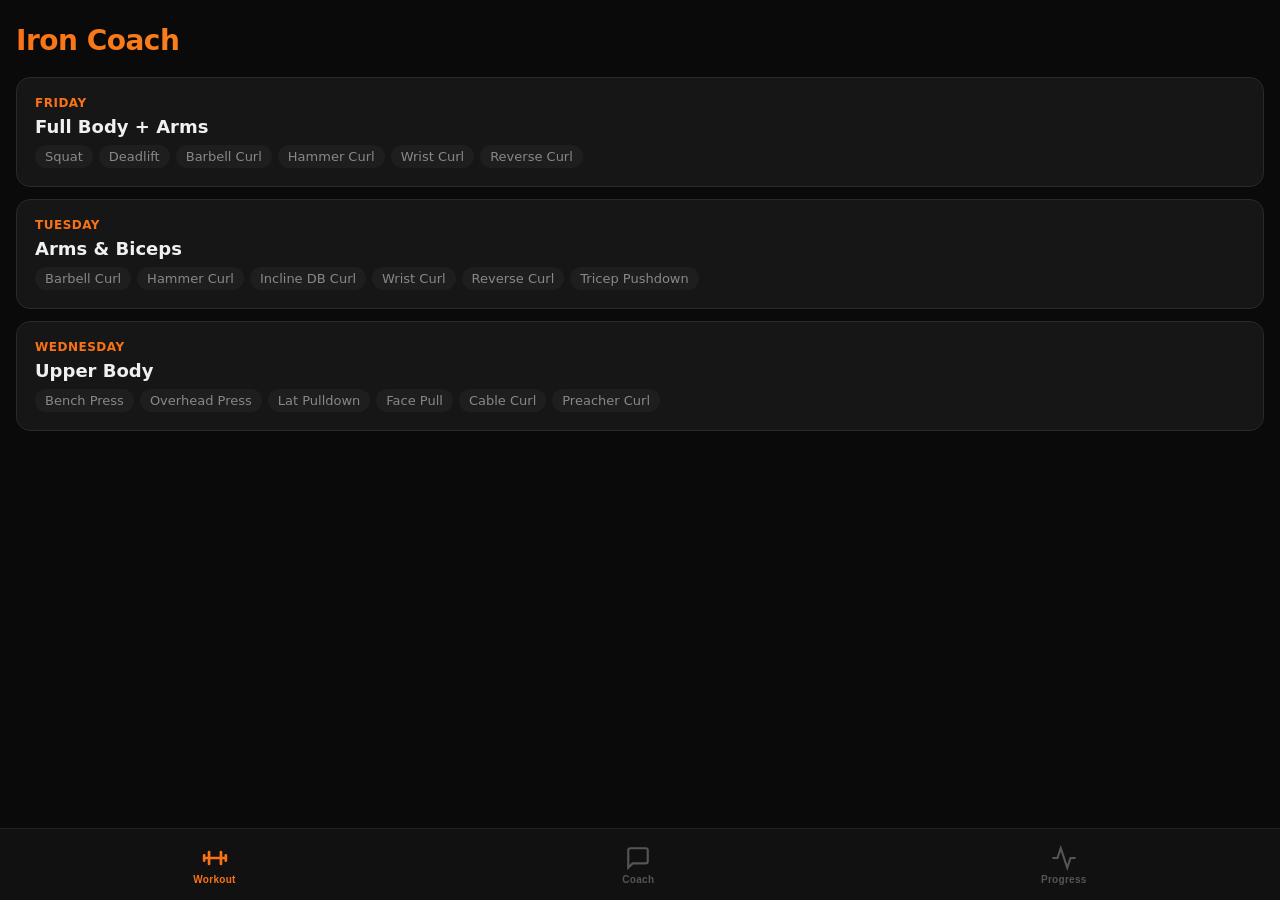
<file: index.html>
<!DOCTYPE html>
<html lang="en">
<head>
  <meta charset="UTF-8">
  <meta name="viewport" content="width=device-width, initial-scale=1, maximum-scale=1, user-scalable=no, viewport-fit=cover">
  <meta name="apple-mobile-web-app-capable" content="yes">
  <meta name="apple-mobile-web-app-status-bar-style" content="black-translucent">
  <meta name="apple-mobile-web-app-title" content="Iron Coach">
  <meta name="theme-color" content="#0a0a0a">
  <title>Iron Coach</title>
  <link rel="manifest" href="./manifest.json">
  <link rel="apple-touch-icon" href="./icons/icon.svg">
  <link rel="icon" href="./icons/icon.svg" type="image/svg+xml">
  <link rel="stylesheet" href="./app.css">
</head>
<body>
  <div id="app">
    <!-- Tab bar at bottom -->
    <nav id="tab-bar">
      <button class="tab active" data-tab="workout" aria-label="Workout">
        <svg viewBox="0 0 24 24" fill="none" stroke="currentColor" stroke-width="2.5" stroke-linecap="round">
          <path d="M6.5 6.5v11M17.5 6.5v11M2 9.5v5M22 9.5v5M6.5 12h11M2 12h4.5M17.5 12H22"/>
        </svg>
        <span>Workout</span>
      </button>
      <button class="tab" data-tab="coach" aria-label="Coach">
        <svg viewBox="0 0 24 24" fill="none" stroke="currentColor" stroke-width="2" stroke-linecap="round">
          <path d="M21 15a2 2 0 01-2 2H7l-4 4V5a2 2 0 012-2h14a2 2 0 012 2z"/>
        </svg>
        <span>Coach</span>
      </button>
      <button class="tab" data-tab="progress" aria-label="Progress">
        <svg viewBox="0 0 24 24" fill="none" stroke="currentColor" stroke-width="2" stroke-linecap="round">
          <polyline points="22 12 18 12 15 21 9 3 6 12 2 12"/>
        </svg>
        <span>Progress</span>
      </button>
    </nav>

    <!-- Workout Tab -->
    <main id="view-workout" class="view active">
      <!-- Workout selection (main screen) -->
      <div id="workout-select" class="screen">
        <div class="select-content">
          <h1 class="app-title">Iron Coach</h1>
          <div id="workout-list" class="workout-list"></div>
        </div>
      </div>

      <!-- Active workout state -->
      <div id="workout-active" class="screen hidden">
        <header id="workout-header">
          <div class="workout-title-row">
            <button id="btn-cancel-workout" class="btn-cancel" aria-label="Cancel workout">
              <svg viewBox="0 0 24 24" fill="none" stroke="currentColor" stroke-width="2.5" stroke-linecap="round"><path d="M15 18l-6-6 6-6"/></svg>
            </button>
            <h2 id="workout-name">Workout</h2>
            <button id="btn-finish-workout" class="btn-finish">Finish</button>
          </div>
          <div id="workout-timer" class="timer">00:00</div>
          <div id="exercise-progress-bar">
            <div id="exercise-progress-fill"></div>
          </div>
        </header>

        <div id="exercise-carousel">
          <!-- Current exercise card -->
          <div id="exercise-card" class="exercise-card">
            <h3 id="exercise-name" class="exercise-title"></h3>
            <p id="exercise-target" class="exercise-target"></p>

            <!-- Exercise tabs: Info / Log -->
            <div class="exercise-tabs">
              <button class="ex-tab active" data-extab="log">Log</button>
              <button class="ex-tab" data-extab="info">Info</button>
            </div>

            <!-- Log tab (default) -->
            <div id="extab-log" class="extab-content">
              <div id="sets-container" class="sets-container">
                <div class="sets-header">
                  <span class="col-set">Set</span>
                  <span class="col-prev">Previous</span>
                  <span class="col-weight">lbs</span>
                  <span class="col-reps">Reps</span>
                  <span class="col-done"></span>
                </div>
                <div id="sets-list"></div>
              </div>
              <button id="btn-add-set" class="btn-add-set">+ Add Set</button>
            </div>

            <!-- Info tab -->
            <div id="extab-info" class="extab-content hidden">
              <div id="exercise-illustration" class="exercise-illustration"></div>
              <div id="exercise-form-tips" class="form-tips"></div>
            </div>
          </div>
        </div>

        <!-- Exercise nav -->
        <div id="exercise-nav">
          <button id="btn-prev-exercise" class="btn-nav" aria-label="Previous exercise">
            <svg viewBox="0 0 24 24" fill="none" stroke="currentColor" stroke-width="3" stroke-linecap="round"><polyline points="15 18 9 12 15 6"/></svg>
          </button>
          <span id="exercise-counter">1 / 4</span>
          <button id="btn-next-exercise" class="btn-nav" aria-label="Next exercise">
            <svg viewBox="0 0 24 24" fill="none" stroke="currentColor" stroke-width="3" stroke-linecap="round"><polyline points="9 18 15 12 9 6"/></svg>
          </button>
        </div>
      </div>

      <!-- Workout complete modal -->
      <div id="workout-complete" class="modal hidden">
        <div class="modal-content modal-complete">
          <div class="complete-icon">&#10003;</div>
          <h2>Workout Complete!</h2>
          <div id="workout-summary"></div>
          <button id="btn-dismiss-complete" class="btn-primary">Done</button>
        </div>
      </div>

      <!-- Cancel confirm modal -->
      <div id="cancel-confirm" class="modal hidden">
        <div class="modal-content modal-confirm">
          <h2>End Workout?</h2>
          <p>This workout will not be saved.</p>
          <div class="confirm-buttons">
            <button id="btn-cancel-no" class="btn-secondary">Keep Going</button>
            <button id="btn-cancel-yes" class="btn-danger">Discard</button>
          </div>
        </div>
      </div>
    </main>

    <!-- Coach Tab -->
    <main id="view-coach" class="view hidden">
      <div class="chat-container">
        <div id="chat-messages" class="chat-messages">
          <div class="message assistant">
            <div class="message-bubble">
              Hey! I'm your Iron Coach. I can help plan your workouts based on your schedule (Tue/Wed/Fri), equipment, and goals. What would you like to work on?
            </div>
          </div>
        </div>
        <div class="chat-input-area">
          <textarea id="chat-input" placeholder="Ask your coach..." rows="1"></textarea>
          <button id="btn-send" class="btn-send" aria-label="Send">
            <svg viewBox="0 0 24 24" fill="currentColor"><path d="M2.01 21L23 12 2.01 3 2 10l15 2-15 2z"/></svg>
          </button>
        </div>
      </div>
    </main>

    <!-- Progress Tab -->
    <main id="view-progress" class="view hidden">
      <div class="progress-container">
        <header class="progress-header">
          <h2>Progress</h2>
          <div class="progress-tabs">
            <button class="ptab active" data-ptab="charts">Charts</button>
            <button class="ptab" data-ptab="photos">Photos</button>
            <button class="ptab" data-ptab="history">History</button>
          </div>
        </header>

        <div id="ptab-charts" class="ptab-content active">
          <div id="exercise-select-wrap">
            <select id="exercise-select"><option value="">Select exercise...</option></select>
          </div>
          <canvas id="progress-chart" width="360" height="240"></canvas>
          <div id="chart-legend" class="chart-legend"></div>
        </div>

        <div id="ptab-photos" class="ptab-content hidden">
          <button id="btn-add-photo" class="btn-primary">Add Progress Photo</button>
          <input type="file" id="photo-input" accept="image/*" capture="environment" hidden>
          <div id="photo-timeline" class="photo-timeline"></div>
        </div>

        <div id="ptab-history" class="ptab-content hidden">
          <div id="workout-history"></div>
        </div>
      </div>
    </main>

    <!-- Rest timer overlay -->
    <div id="rest-timer-overlay" class="rest-overlay hidden">
      <div class="rest-content">
        <span class="rest-label">Rest</span>
        <span id="rest-time" class="rest-time">1:30</span>
        <div class="rest-buttons">
          <button id="btn-rest-minus" class="btn-rest-adj">-15s</button>
          <button id="btn-rest-skip" class="btn-rest-skip">Skip</button>
          <button id="btn-rest-plus" class="btn-rest-adj">+15s</button>
        </div>
      </div>
    </div>
  </div>

  <script src="./db.js"></script>
  <script src="./app.js"></script>
</body>
</html>
</file>
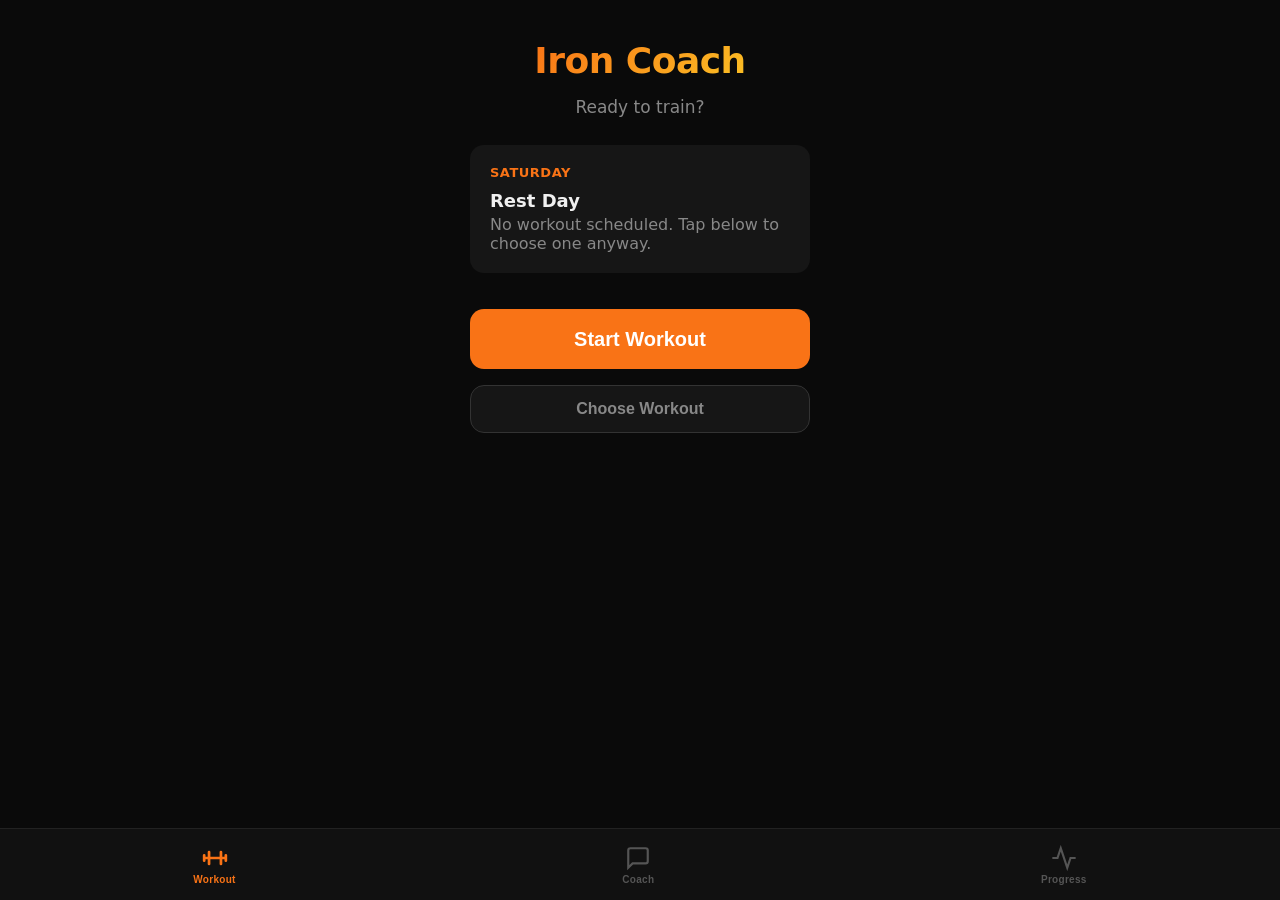
<file: iron-coach.html>
<!DOCTYPE html>
<html lang="en">
<head>
  <meta charset="UTF-8">
  <meta name="viewport" content="width=device-width, initial-scale=1, maximum-scale=1, user-scalable=no, viewport-fit=cover">
  <meta name="apple-mobile-web-app-capable" content="yes">
  <meta name="apple-mobile-web-app-status-bar-style" content="black-translucent">
  <meta name="apple-mobile-web-app-title" content="Iron Coach">
  <meta name="theme-color" content="#0a0a0a">
  <title>Iron Coach</title>
  <style>
/* ============================================================
   Iron Coach – Mobile-first PWA styles (iPhone / iOS Safari)
   ============================================================ */

:root {
  --bg: #0a0a0a;
  --bg-card: #161616;
  --bg-card-alt: #1e1e1e;
  --bg-input: #222;
  --text: #f0f0f0;
  --text-dim: #888;
  --text-muted: #555;
  --accent: #f97316;
  --accent-dim: #c2410c;
  --green: #22c55e;
  --green-dim: #166534;
  --red: #ef4444;
  --red-dim: #991b1b;
  --blue: #3b82f6;
  --radius: 14px;
  --radius-sm: 10px;
  --safe-top: env(safe-area-inset-top, 0px);
  --safe-bottom: env(safe-area-inset-bottom, 0px);
  --tab-height: 72px;
}

* {
  margin: 0;
  padding: 0;
  box-sizing: border-box;
  -webkit-tap-highlight-color: transparent;
  -webkit-touch-callout: none;
}

html, body {
  height: 100%;
  overflow: hidden;
  background: var(--bg);
  color: var(--text);
  font-family: -apple-system, BlinkMacSystemFont, 'SF Pro Display', 'SF Pro Text', system-ui, sans-serif;
  font-size: 16px;
  -webkit-font-smoothing: antialiased;
  user-select: none;
  -webkit-user-select: none;
}

#app {
  height: 100%;
  display: flex;
  flex-direction: column;
  padding-top: var(--safe-top);
}

/* ── Tab Bar ────────────────────────────────────── */

#tab-bar {
  display: flex;
  justify-content: space-around;
  align-items: center;
  height: var(--tab-height);
  padding-bottom: var(--safe-bottom);
  background: #111;
  border-top: 1px solid #222;
  flex-shrink: 0;
  order: 2;
  position: relative;
  z-index: 100;
}

.tab {
  display: flex;
  flex-direction: column;
  align-items: center;
  gap: 3px;
  background: none;
  border: none;
  color: var(--text-muted);
  font-size: 10px;
  font-weight: 600;
  letter-spacing: 0.3px;
  padding: 8px 16px;
  cursor: pointer;
  transition: color 0.15s;
}

.tab svg {
  width: 26px;
  height: 26px;
}

.tab.active {
  color: var(--accent);
}

/* ── Views ──────────────────────────────────────── */

.view {
  flex: 1;
  overflow-y: auto;
  overflow-x: hidden;
  -webkit-overflow-scrolling: touch;
  order: 1;
}

.view.hidden { display: none; }
.hidden { display: none !important; }

/* ── Workout Idle ───────────────────────────────── */

.idle-content {
  display: flex;
  flex-direction: column;
  align-items: center;
  justify-content: center;
  min-height: 100%;
  padding: 40px 24px;
  text-align: center;
  gap: 16px;
}

.idle-content h1 {
  font-size: 36px;
  font-weight: 800;
  letter-spacing: -0.5px;
  background: linear-gradient(135deg, var(--accent), #fbbf24);
  -webkit-background-clip: text;
  -webkit-text-fill-color: transparent;
}

.subtitle {
  color: var(--text-dim);
  font-size: 17px;
  margin-bottom: 12px;
}

#todays-workout-preview {
  width: 100%;
  max-width: 340px;
}

.preview-card {
  background: var(--bg-card);
  border-radius: var(--radius);
  padding: 20px;
  text-align: left;
  margin-bottom: 20px;
}

.preview-card h3 {
  font-size: 18px;
  font-weight: 700;
  margin-bottom: 4px;
}

.preview-card .preview-day {
  color: var(--accent);
  font-size: 13px;
  font-weight: 600;
  text-transform: uppercase;
  letter-spacing: 0.5px;
  margin-bottom: 10px;
}

.preview-card ul {
  list-style: none;
  display: flex;
  flex-direction: column;
  gap: 6px;
}

.preview-card li {
  color: var(--text-dim);
  font-size: 15px;
}

.preview-card li::before {
  content: '•';
  color: var(--accent);
  margin-right: 8px;
}

/* ── Buttons ────────────────────────────────────── */

.btn-primary {
  background: var(--accent);
  color: #fff;
  border: none;
  border-radius: var(--radius);
  padding: 16px 40px;
  font-size: 18px;
  font-weight: 700;
  cursor: pointer;
  min-height: 54px;
  transition: transform 0.1s, opacity 0.1s;
}

.btn-primary:active {
  transform: scale(0.97);
  opacity: 0.9;
}

.btn-xl {
  width: 100%;
  max-width: 340px;
  padding: 18px;
  font-size: 20px;
  min-height: 60px;
}

.btn-secondary {
  background: var(--bg-card);
  color: var(--text-dim);
  border: 1px solid #333;
  border-radius: var(--radius);
  padding: 14px 32px;
  font-size: 16px;
  font-weight: 600;
  cursor: pointer;
  width: 100%;
  max-width: 340px;
}

.btn-finish {
  background: var(--green);
  color: #fff;
  border: none;
  border-radius: var(--radius-sm);
  padding: 8px 18px;
  font-size: 15px;
  font-weight: 700;
  cursor: pointer;
}

.btn-finish:active { opacity: 0.85; }

/* ── Workout Active ─────────────────────────────── */

#workout-active {
  display: flex;
  flex-direction: column;
  height: 100%;
}

#workout-active.hidden {
  display: none !important;
}

#workout-header {
  padding: 12px 16px 8px;
  flex-shrink: 0;
}

.workout-title-row {
  display: flex;
  justify-content: space-between;
  align-items: center;
  margin-bottom: 4px;
}

.workout-title-row h2 {
  font-size: 20px;
  font-weight: 700;
}

.timer {
  font-size: 14px;
  color: var(--text-dim);
  font-variant-numeric: tabular-nums;
  margin-bottom: 8px;
}

#exercise-progress-bar {
  height: 3px;
  background: #222;
  border-radius: 2px;
  overflow: hidden;
}

#exercise-progress-fill {
  height: 100%;
  background: var(--accent);
  border-radius: 2px;
  transition: width 0.3s;
  width: 0%;
}

/* ── Exercise Card ──────────────────────────────── */

#exercise-carousel {
  flex: 1;
  overflow-y: auto;
  -webkit-overflow-scrolling: touch;
  padding: 8px 16px 16px;
}

.exercise-card {
  background: var(--bg-card);
  border-radius: var(--radius);
  padding: 16px;
}

.exercise-illustration {
  width: 100%;
  height: 140px;
  background: var(--bg-card-alt);
  border-radius: var(--radius-sm);
  margin-bottom: 12px;
  display: flex;
  align-items: center;
  justify-content: center;
  overflow: hidden;
}

.exercise-illustration svg {
  width: 100%;
  height: 100%;
}

.exercise-title {
  font-size: 22px;
  font-weight: 700;
  margin-bottom: 2px;
}

.exercise-target {
  color: var(--text-dim);
  font-size: 14px;
  margin-bottom: 14px;
}

/* ── Sets Table ─────────────────────────────────── */

.sets-container {
  margin-top: 4px;
}

.sets-header {
  display: grid;
  grid-template-columns: 40px 1fr 72px 72px 48px;
  gap: 6px;
  padding: 6px 4px;
  font-size: 12px;
  font-weight: 600;
  color: var(--text-muted);
  text-transform: uppercase;
  letter-spacing: 0.5px;
}

.set-row {
  display: grid;
  grid-template-columns: 40px 1fr 72px 72px 48px;
  gap: 6px;
  padding: 6px 4px;
  align-items: center;
  border-radius: 8px;
  transition: background 0.15s;
}

.set-row.completed {
  opacity: 0.6;
}

.set-row .col-set {
  font-weight: 700;
  font-size: 15px;
  text-align: center;
}

.set-row .col-prev {
  font-size: 13px;
  color: var(--text-dim);
}

.set-row .col-prev .prev-comparison {
  font-size: 11px;
  font-weight: 600;
  margin-left: 4px;
}

.set-row .col-prev .prev-comparison.ahead { color: var(--green); }
.set-row .col-prev .prev-comparison.behind { color: var(--red); }

.set-input {
  width: 100%;
  background: var(--bg-input);
  border: 2px solid transparent;
  border-radius: 8px;
  color: var(--text);
  font-size: 18px;
  font-weight: 700;
  text-align: center;
  padding: 10px 4px;
  font-family: inherit;
  min-height: 44px;
  -webkit-appearance: none;
  appearance: none;
}

.set-input:focus {
  outline: none;
  border-color: var(--accent);
}

.set-input.changed-up {
  border-color: var(--green);
  background: rgba(34, 197, 94, 0.08);
}

.set-input.changed-down {
  border-color: var(--red);
  background: rgba(239, 68, 68, 0.08);
}

.btn-check {
  width: 44px;
  height: 44px;
  border-radius: 50%;
  border: 2px solid #444;
  background: transparent;
  color: #444;
  font-size: 20px;
  cursor: pointer;
  display: flex;
  align-items: center;
  justify-content: center;
  transition: all 0.15s;
}

.btn-check.checked {
  background: var(--green);
  border-color: var(--green);
  color: #fff;
}

.btn-check:active {
  transform: scale(0.9);
}

.btn-add-set {
  width: 100%;
  padding: 12px;
  margin-top: 8px;
  background: transparent;
  border: 1px dashed #444;
  border-radius: var(--radius-sm);
  color: var(--text-dim);
  font-size: 15px;
  font-weight: 600;
  cursor: pointer;
}

/* ── Exercise Nav ───────────────────────────────── */

#exercise-nav {
  display: flex;
  justify-content: center;
  align-items: center;
  gap: 32px;
  padding: 12px 16px;
  flex-shrink: 0;
}

.btn-nav {
  width: 48px;
  height: 48px;
  border-radius: 50%;
  border: none;
  background: var(--bg-card);
  color: var(--text);
  cursor: pointer;
  display: flex;
  align-items: center;
  justify-content: center;
}

.btn-nav:active {
  background: #333;
}

.btn-nav svg {
  width: 24px;
  height: 24px;
}

#exercise-counter {
  font-size: 15px;
  font-weight: 600;
  color: var(--text-dim);
  font-variant-numeric: tabular-nums;
}

/* ── Rest Timer Overlay ─────────────────────────── */

.rest-overlay {
  position: fixed;
  inset: 0;
  background: rgba(0, 0, 0, 0.92);
  z-index: 200;
  display: flex;
  align-items: center;
  justify-content: center;
}

.rest-content {
  display: flex;
  flex-direction: column;
  align-items: center;
  gap: 16px;
}

.rest-label {
  font-size: 18px;
  color: var(--text-dim);
  font-weight: 600;
  text-transform: uppercase;
  letter-spacing: 2px;
}

.rest-time {
  font-size: 72px;
  font-weight: 800;
  font-variant-numeric: tabular-nums;
  color: var(--text);
}

.rest-buttons {
  display: flex;
  gap: 12px;
  margin-top: 8px;
}

.btn-rest-adj {
  background: var(--bg-card);
  border: 1px solid #333;
  border-radius: var(--radius-sm);
  color: var(--text-dim);
  padding: 12px 20px;
  font-size: 16px;
  font-weight: 600;
  cursor: pointer;
  min-height: 48px;
}

.btn-rest-skip {
  background: var(--accent);
  border: none;
  border-radius: var(--radius-sm);
  color: #fff;
  padding: 12px 32px;
  font-size: 16px;
  font-weight: 700;
  cursor: pointer;
  min-height: 48px;
}

/* ── Workout Picker Modal ───────────────────────── */

.modal {
  position: fixed;
  inset: 0;
  background: rgba(0, 0, 0, 0.85);
  z-index: 300;
  display: flex;
  align-items: flex-end;
  justify-content: center;
}

.modal-content {
  background: var(--bg-card);
  border-radius: 20px 20px 0 0;
  width: 100%;
  max-height: 80vh;
  overflow-y: auto;
  padding: 24px 20px;
  padding-bottom: calc(24px + var(--safe-bottom));
}

.modal-header {
  display: flex;
  justify-content: space-between;
  align-items: center;
  margin-bottom: 20px;
}

.modal-header h2 {
  font-size: 22px;
  font-weight: 700;
}

.btn-close {
  background: none;
  border: none;
  color: var(--text-dim);
  font-size: 28px;
  cursor: pointer;
  width: 44px;
  height: 44px;
  display: flex;
  align-items: center;
  justify-content: center;
}

.workout-list {
  display: flex;
  flex-direction: column;
  gap: 10px;
}

.workout-item {
  background: var(--bg-card-alt);
  border: 1px solid #333;
  border-radius: var(--radius);
  padding: 16px;
  cursor: pointer;
  transition: border-color 0.15s;
}

.workout-item:active {
  border-color: var(--accent);
}

.workout-item h3 {
  font-size: 17px;
  font-weight: 700;
  margin-bottom: 4px;
}

.workout-item p {
  font-size: 14px;
  color: var(--text-dim);
}

/* ── Workout Complete Modal ─────────────────────── */

.modal-complete {
  text-align: center;
  border-radius: 20px 20px 0 0;
  padding: 40px 24px;
}

.complete-icon {
  width: 72px;
  height: 72px;
  border-radius: 50%;
  background: var(--green);
  color: #fff;
  font-size: 36px;
  font-weight: 700;
  display: flex;
  align-items: center;
  justify-content: center;
  margin: 0 auto 16px;
}

.modal-complete h2 {
  font-size: 26px;
  font-weight: 800;
  margin-bottom: 16px;
}

#workout-summary {
  text-align: left;
  margin-bottom: 24px;
}

.summary-stat {
  display: flex;
  justify-content: space-between;
  padding: 10px 0;
  border-bottom: 1px solid #222;
  font-size: 16px;
}

.summary-stat .label { color: var(--text-dim); }
.summary-stat .value { font-weight: 700; }

/* ── Chat / Coach ───────────────────────────────── */

.chat-container {
  display: flex;
  flex-direction: column;
  height: 100%;
}

.chat-messages {
  flex: 1;
  overflow-y: auto;
  -webkit-overflow-scrolling: touch;
  padding: 16px;
  display: flex;
  flex-direction: column;
  gap: 12px;
}

.message {
  max-width: 85%;
}

.message.user {
  align-self: flex-end;
}

.message.assistant {
  align-self: flex-start;
}

.message-bubble {
  padding: 12px 16px;
  border-radius: 18px;
  font-size: 16px;
  line-height: 1.45;
}

.message.user .message-bubble {
  background: var(--accent);
  color: #fff;
  border-bottom-right-radius: 4px;
}

.message.assistant .message-bubble {
  background: var(--bg-card-alt);
  color: var(--text);
  border-bottom-left-radius: 4px;
}

.chat-input-area {
  display: flex;
  gap: 8px;
  padding: 12px 16px;
  padding-bottom: calc(12px + var(--safe-bottom));
  background: #111;
  border-top: 1px solid #222;
  flex-shrink: 0;
}

#chat-input {
  flex: 1;
  background: var(--bg-input);
  border: none;
  border-radius: 22px;
  color: var(--text);
  font-size: 16px;
  font-family: inherit;
  padding: 12px 18px;
  resize: none;
  max-height: 120px;
  -webkit-appearance: none;
}

#chat-input:focus { outline: none; }

.btn-send {
  width: 44px;
  height: 44px;
  border-radius: 50%;
  border: none;
  background: var(--accent);
  color: #fff;
  cursor: pointer;
  display: flex;
  align-items: center;
  justify-content: center;
  flex-shrink: 0;
}

.btn-send svg {
  width: 20px;
  height: 20px;
}

.btn-send:disabled {
  opacity: 0.4;
}

.typing-indicator {
  display: flex;
  gap: 4px;
  padding: 4px 0;
}

.typing-indicator span {
  width: 8px;
  height: 8px;
  border-radius: 50%;
  background: var(--text-muted);
  animation: typing 1.2s infinite;
}

.typing-indicator span:nth-child(2) { animation-delay: 0.2s; }
.typing-indicator span:nth-child(3) { animation-delay: 0.4s; }

@keyframes typing {
  0%, 100% { opacity: 0.3; transform: translateY(0); }
  50% { opacity: 1; transform: translateY(-3px); }
}

/* ── Progress Tab ───────────────────────────────── */

.progress-container {
  padding: 16px;
  min-height: 100%;
}

.progress-header {
  margin-bottom: 16px;
}

.progress-header h2 {
  font-size: 26px;
  font-weight: 800;
  margin-bottom: 12px;
}

.progress-tabs {
  display: flex;
  gap: 4px;
  background: var(--bg-card);
  border-radius: var(--radius-sm);
  padding: 3px;
}

.ptab {
  flex: 1;
  padding: 8px;
  border: none;
  border-radius: 8px;
  background: transparent;
  color: var(--text-dim);
  font-size: 14px;
  font-weight: 600;
  cursor: pointer;
  transition: all 0.15s;
}

.ptab.active {
  background: var(--accent);
  color: #fff;
}

.ptab-content.hidden { display: none; }

#exercise-select-wrap {
  margin-bottom: 16px;
}

#exercise-select {
  width: 100%;
  background: var(--bg-card);
  border: 1px solid #333;
  border-radius: var(--radius-sm);
  color: var(--text);
  font-size: 16px;
  padding: 12px 16px;
  font-family: inherit;
  -webkit-appearance: none;
}

#progress-chart {
  width: 100%;
  background: var(--bg-card);
  border-radius: var(--radius);
}

.chart-legend {
  display: flex;
  gap: 16px;
  justify-content: center;
  margin-top: 10px;
  font-size: 13px;
  color: var(--text-dim);
}

/* ── Photo Timeline ─────────────────────────────── */

.photo-timeline {
  display: grid;
  grid-template-columns: 1fr 1fr;
  gap: 10px;
  margin-top: 16px;
}

.photo-entry {
  border-radius: var(--radius-sm);
  overflow: hidden;
  background: var(--bg-card);
}

.photo-entry img {
  width: 100%;
  aspect-ratio: 3/4;
  object-fit: cover;
  display: block;
}

.photo-entry .photo-date {
  padding: 8px 10px;
  font-size: 13px;
  color: var(--text-dim);
  font-weight: 600;
}

/* ── Workout History ────────────────────────────── */

.history-item {
  background: var(--bg-card);
  border-radius: var(--radius);
  padding: 16px;
  margin-bottom: 10px;
}

.history-item h4 {
  font-size: 16px;
  font-weight: 700;
  margin-bottom: 2px;
}

.history-item .history-date {
  font-size: 13px;
  color: var(--text-dim);
  margin-bottom: 10px;
}

.history-exercise {
  display: flex;
  justify-content: space-between;
  font-size: 14px;
  padding: 4px 0;
}

.history-exercise .name { color: var(--text); }
.history-exercise .detail { color: var(--text-dim); }

/* ── Misc ───────────────────────────────────────── */

/* API key prompt */
.api-key-prompt {
  position: fixed;
  inset: 0;
  background: var(--bg);
  z-index: 500;
  display: flex;
  align-items: center;
  justify-content: center;
  padding: 24px;
}

.api-key-form {
  width: 100%;
  max-width: 340px;
  display: flex;
  flex-direction: column;
  gap: 16px;
  text-align: center;
}

.api-key-form h2 { font-size: 22px; font-weight: 700; }
.api-key-form p { font-size: 14px; color: var(--text-dim); line-height: 1.5; }

.api-key-form input {
  background: var(--bg-card);
  border: 1px solid #333;
  border-radius: var(--radius-sm);
  color: var(--text);
  font-size: 15px;
  padding: 14px 16px;
  font-family: monospace;
  -webkit-appearance: none;
}

.api-key-form input:focus {
  outline: none;
  border-color: var(--accent);
}

/* Toast notifications */
.toast {
  position: fixed;
  top: calc(16px + var(--safe-top));
  left: 50%;
  transform: translateX(-50%);
  background: var(--bg-card);
  border: 1px solid #333;
  border-radius: var(--radius-sm);
  padding: 12px 20px;
  font-size: 14px;
  font-weight: 600;
  z-index: 400;
  animation: toast-in 0.3s, toast-out 0.3s 2.5s forwards;
}

@keyframes toast-in {
  from { opacity: 0; transform: translateX(-50%) translateY(-20px); }
  to { opacity: 1; transform: translateX(-50%) translateY(0); }
}

@keyframes toast-out {
  from { opacity: 1; }
  to { opacity: 0; }
}

  </style>
</head>
<body>
  <div id="app">
    <!-- Tab bar at bottom -->
    <nav id="tab-bar">
      <button class="tab active" data-tab="workout" aria-label="Workout">
        <svg viewBox="0 0 24 24" fill="none" stroke="currentColor" stroke-width="2.5" stroke-linecap="round">
          <path d="M6.5 6.5v11M17.5 6.5v11M2 9.5v5M22 9.5v5M6.5 12h11M2 12h4.5M17.5 12H22"/>
        </svg>
        <span>Workout</span>
      </button>
      <button class="tab" data-tab="coach" aria-label="Coach">
        <svg viewBox="0 0 24 24" fill="none" stroke="currentColor" stroke-width="2" stroke-linecap="round">
          <path d="M21 15a2 2 0 01-2 2H7l-4 4V5a2 2 0 012-2h14a2 2 0 012 2z"/>
        </svg>
        <span>Coach</span>
      </button>
      <button class="tab" data-tab="progress" aria-label="Progress">
        <svg viewBox="0 0 24 24" fill="none" stroke="currentColor" stroke-width="2" stroke-linecap="round">
          <polyline points="22 12 18 12 15 21 9 3 6 12 2 12"/>
        </svg>
        <span>Progress</span>
      </button>
    </nav>

    <!-- Workout Tab -->
    <main id="view-workout" class="view active">
      <!-- No active workout state -->
      <div id="workout-idle" class="screen">
        <div class="idle-content">
          <h1>Iron Coach</h1>
          <p class="subtitle">Ready to train?</p>
          <div id="todays-workout-preview"></div>
          <button id="btn-start-workout" class="btn-primary btn-xl">Start Workout</button>
          <button id="btn-pick-workout" class="btn-secondary">Choose Workout</button>
        </div>
      </div>

      <!-- Active workout state -->
      <div id="workout-active" class="screen hidden">
        <header id="workout-header">
          <div class="workout-title-row">
            <h2 id="workout-name">Workout</h2>
            <button id="btn-finish-workout" class="btn-finish">Finish</button>
          </div>
          <div id="workout-timer" class="timer">00:00</div>
          <div id="exercise-progress-bar">
            <div id="exercise-progress-fill"></div>
          </div>
        </header>

        <div id="exercise-carousel">
          <!-- Current exercise card -->
          <div id="exercise-card" class="exercise-card">
            <div id="exercise-illustration" class="exercise-illustration"></div>
            <h3 id="exercise-name" class="exercise-title"></h3>
            <p id="exercise-target" class="exercise-target"></p>

            <!-- Sets table -->
            <div id="sets-container" class="sets-container">
              <div class="sets-header">
                <span class="col-set">Set</span>
                <span class="col-prev">Previous</span>
                <span class="col-weight">kg</span>
                <span class="col-reps">Reps</span>
                <span class="col-done"></span>
              </div>
              <div id="sets-list"></div>
            </div>

            <button id="btn-add-set" class="btn-add-set">+ Add Set</button>
          </div>
        </div>

        <!-- Exercise nav -->
        <div id="exercise-nav">
          <button id="btn-prev-exercise" class="btn-nav" aria-label="Previous exercise">
            <svg viewBox="0 0 24 24" fill="none" stroke="currentColor" stroke-width="3" stroke-linecap="round"><polyline points="15 18 9 12 15 6"/></svg>
          </button>
          <span id="exercise-counter">1 / 4</span>
          <button id="btn-next-exercise" class="btn-nav" aria-label="Next exercise">
            <svg viewBox="0 0 24 24" fill="none" stroke="currentColor" stroke-width="3" stroke-linecap="round"><polyline points="9 18 15 12 9 6"/></svg>
          </button>
        </div>
      </div>

      <!-- Workout picker modal -->
      <div id="workout-picker" class="modal hidden">
        <div class="modal-content">
          <div class="modal-header">
            <h2>Choose Workout</h2>
            <button class="btn-close" id="btn-close-picker">&times;</button>
          </div>
          <div id="workout-list" class="workout-list"></div>
        </div>
      </div>

      <!-- Workout complete modal -->
      <div id="workout-complete" class="modal hidden">
        <div class="modal-content modal-complete">
          <div class="complete-icon">&#10003;</div>
          <h2>Workout Complete!</h2>
          <div id="workout-summary"></div>
          <button id="btn-dismiss-complete" class="btn-primary">Done</button>
        </div>
      </div>
    </main>

    <!-- Coach Tab -->
    <main id="view-coach" class="view hidden">
      <div class="chat-container">
        <div id="chat-messages" class="chat-messages">
          <div class="message assistant">
            <div class="message-bubble">
              Hey! I'm your Iron Coach. I can help plan your workouts based on your schedule (Tue/Wed/Fri), equipment, and goals. What would you like to work on?
            </div>
          </div>
        </div>
        <div class="chat-input-area">
          <textarea id="chat-input" placeholder="Ask your coach..." rows="1"></textarea>
          <button id="btn-send" class="btn-send" aria-label="Send">
            <svg viewBox="0 0 24 24" fill="currentColor"><path d="M2.01 21L23 12 2.01 3 2 10l15 2-15 2z"/></svg>
          </button>
        </div>
      </div>
    </main>

    <!-- Progress Tab -->
    <main id="view-progress" class="view hidden">
      <div class="progress-container">
        <header class="progress-header">
          <h2>Progress</h2>
          <div class="progress-tabs">
            <button class="ptab active" data-ptab="charts">Charts</button>
            <button class="ptab" data-ptab="photos">Photos</button>
            <button class="ptab" data-ptab="history">History</button>
          </div>
        </header>

        <div id="ptab-charts" class="ptab-content active">
          <div id="exercise-select-wrap">
            <select id="exercise-select"><option value="">Select exercise...</option></select>
          </div>
          <canvas id="progress-chart" width="360" height="240"></canvas>
          <div id="chart-legend" class="chart-legend"></div>
        </div>

        <div id="ptab-photos" class="ptab-content hidden">
          <button id="btn-add-photo" class="btn-primary">Add Progress Photo</button>
          <input type="file" id="photo-input" accept="image/*" capture="environment" hidden>
          <div id="photo-timeline" class="photo-timeline"></div>
        </div>

        <div id="ptab-history" class="ptab-content hidden">
          <div id="workout-history"></div>
        </div>
      </div>
    </main>

    <!-- Rest timer overlay -->
    <div id="rest-timer-overlay" class="rest-overlay hidden">
      <div class="rest-content">
        <span class="rest-label">Rest</span>
        <span id="rest-time" class="rest-time">1:30</span>
        <div class="rest-buttons">
          <button id="btn-rest-minus" class="btn-rest-adj">-15s</button>
          <button id="btn-rest-skip" class="btn-rest-skip">Skip</button>
          <button id="btn-rest-plus" class="btn-rest-adj">+15s</button>
        </div>
      </div>
    </div>
  </div>

  <script>
/* ============================================================
   Iron Coach – IndexedDB Persistence Layer
   Aggressive state saving: survives screen lock, app switch,
   page refresh, and iOS Safari eviction.
   ============================================================ */

const DB_NAME = 'iron-coach';
const DB_VERSION = 1;

const IronDB = (() => {
  let _db = null;

  function open() {
    if (_db) return Promise.resolve(_db);
    return new Promise((resolve, reject) => {
      const req = indexedDB.open(DB_NAME, DB_VERSION);
      req.onupgradeneeded = (e) => {
        const db = e.target.result;
        // Workout templates / plans
        if (!db.objectStoreNames.contains('workouts')) {
          db.createObjectStore('workouts', { keyPath: 'id' });
        }
        // Completed workout sessions (history)
        if (!db.objectStoreNames.contains('sessions')) {
          const sessions = db.createObjectStore('sessions', { keyPath: 'id' });
          sessions.createIndex('date', 'date');
        }
        // Exercise catalog
        if (!db.objectStoreNames.contains('exercises')) {
          db.createObjectStore('exercises', { keyPath: 'id' });
        }
        // Key-value store for app state, settings, etc.
        if (!db.objectStoreNames.contains('state')) {
          db.createObjectStore('state', { keyPath: 'key' });
        }
        // Progress photos
        if (!db.objectStoreNames.contains('photos')) {
          const photos = db.createObjectStore('photos', { keyPath: 'id' });
          photos.createIndex('date', 'date');
        }
        // Chat messages
        if (!db.objectStoreNames.contains('chat')) {
          db.createObjectStore('chat', { keyPath: 'id', autoIncrement: true });
        }
      };
      req.onsuccess = (e) => {
        _db = e.target.result;
        resolve(_db);
      };
      req.onerror = (e) => reject(e.target.error);
    });
  }

  function tx(store, mode = 'readonly') {
    return open().then((db) => {
      const t = db.transaction(store, mode);
      return t.objectStore(store);
    });
  }

  function put(store, data) {
    return tx(store, 'readwrite').then(
      (s) => new Promise((resolve, reject) => {
        const r = s.put(data);
        r.onsuccess = () => resolve(r.result);
        r.onerror = () => reject(r.error);
      })
    );
  }

  function get(store, key) {
    return tx(store).then(
      (s) => new Promise((resolve, reject) => {
        const r = s.get(key);
        r.onsuccess = () => resolve(r.result);
        r.onerror = () => reject(r.error);
      })
    );
  }

  function getAll(store) {
    return tx(store).then(
      (s) => new Promise((resolve, reject) => {
        const r = s.getAll();
        r.onsuccess = () => resolve(r.result);
        r.onerror = () => reject(r.error);
      })
    );
  }

  function del(store, key) {
    return tx(store, 'readwrite').then(
      (s) => new Promise((resolve, reject) => {
        const r = s.delete(key);
        r.onsuccess = () => resolve();
        r.onerror = () => reject(r.error);
      })
    );
  }

  function getAllByIndex(store, indexName, value) {
    return tx(store).then(
      (s) => new Promise((resolve, reject) => {
        const idx = s.index(indexName);
        const r = idx.getAll(value);
        r.onsuccess = () => resolve(r.result);
        r.onerror = () => reject(r.error);
      })
    );
  }

  function clear(store) {
    return tx(store, 'readwrite').then(
      (s) => new Promise((resolve, reject) => {
        const r = s.clear();
        r.onsuccess = () => resolve();
        r.onerror = () => reject(r.error);
      })
    );
  }

  // ── State helpers (key-value) ──────────────────

  function setState(key, value) {
    return put('state', { key, value, ts: Date.now() });
  }

  function getState(key) {
    return get('state', key).then((r) => r ? r.value : null);
  }

  // ── Aggressive localStorage mirror ─────────────
  // IndexedDB can be slow to read on cold start. We mirror
  // critical state to localStorage for instant hydration.

  function mirrorSet(key, value) {
    try {
      localStorage.setItem('ic_' + key, JSON.stringify(value));
    } catch (e) { /* quota exceeded, ignore */ }
    return setState(key, value);
  }

  function mirrorGet(key) {
    try {
      const raw = localStorage.getItem('ic_' + key);
      if (raw !== null) return JSON.parse(raw);
    } catch (e) { /* parse error */ }
    return null;
  }

  return {
    open, put, get, getAll, del, getAllByIndex, clear,
    setState, getState, mirrorSet, mirrorGet
  };
})();

  </script>
  <script>
/* ============================================================
   Iron Coach – Main Application
   ============================================================ */

// ── Exercise Illustrations (inline SVGs) ────────────

const ILLUSTRATIONS = {
  'barbell-curl': `<svg viewBox="0 0 360 140" fill="none" xmlns="http://www.w3.org/2000/svg">
    <rect x="60" y="58" width="240" height="24" rx="12" fill="#f97316" opacity="0.3"/>
    <rect x="30" y="40" width="30" height="60" rx="6" fill="#f97316" opacity="0.5"/>
    <rect x="300" y="40" width="30" height="60" rx="6" fill="#f97316" opacity="0.5"/>
    <rect x="15" y="30" width="22" height="80" rx="4" fill="#f97316"/>
    <rect x="323" y="30" width="22" height="80" rx="4" fill="#f97316"/>
    <text x="180" y="125" text-anchor="middle" fill="#888" font-size="13" font-family="system-ui">Barbell Curl</text>
  </svg>`,
  'hammer-curl': `<svg viewBox="0 0 360 140" fill="none" xmlns="http://www.w3.org/2000/svg">
    <rect x="140" y="20" width="20" height="100" rx="6" fill="#f97316" opacity="0.4"/>
    <rect x="130" y="15" width="40" height="22" rx="4" fill="#f97316"/>
    <rect x="130" y="103" width="40" height="22" rx="4" fill="#f97316"/>
    <rect x="200" y="20" width="20" height="100" rx="6" fill="#f97316" opacity="0.4"/>
    <rect x="190" y="15" width="40" height="22" rx="4" fill="#f97316"/>
    <rect x="190" y="103" width="40" height="22" rx="4" fill="#f97316"/>
    <text x="180" y="135" text-anchor="middle" fill="#888" font-size="13" font-family="system-ui">Hammer Curl</text>
  </svg>`,
  'wrist-curl': `<svg viewBox="0 0 360 140" fill="none" xmlns="http://www.w3.org/2000/svg">
    <rect x="80" y="55" width="200" height="18" rx="9" fill="#f97316" opacity="0.3"/>
    <rect x="55" y="42" width="25" height="44" rx="5" fill="#f97316" opacity="0.5"/>
    <rect x="280" y="42" width="25" height="44" rx="5" fill="#f97316" opacity="0.5"/>
    <rect x="40" y="35" width="18" height="58" rx="3" fill="#f97316"/>
    <rect x="302" y="35" width="18" height="58" rx="3" fill="#f97316"/>
    <rect x="110" y="80" width="140" height="10" rx="5" fill="#444" opacity="0.5"/>
    <text x="180" y="125" text-anchor="middle" fill="#888" font-size="13" font-family="system-ui">Wrist Curl</text>
  </svg>`,
  'reverse-curl': `<svg viewBox="0 0 360 140" fill="none" xmlns="http://www.w3.org/2000/svg">
    <rect x="60" y="55" width="240" height="20" rx="10" fill="#f97316" opacity="0.3"/>
    <rect x="35" y="38" width="28" height="54" rx="5" fill="#f97316" opacity="0.5"/>
    <rect x="297" y="38" width="28" height="54" rx="5" fill="#f97316" opacity="0.5"/>
    <rect x="18" y="30" width="20" height="70" rx="4" fill="#f97316"/>
    <rect x="322" y="30" width="20" height="70" rx="4" fill="#f97316"/>
    <path d="M155 45 L180 25 L205 45" stroke="#22c55e" stroke-width="3" fill="none" stroke-linecap="round"/>
    <text x="180" y="125" text-anchor="middle" fill="#888" font-size="13" font-family="system-ui">Reverse Curl</text>
  </svg>`,
  'bench-press': `<svg viewBox="0 0 360 140" fill="none" xmlns="http://www.w3.org/2000/svg">
    <rect x="50" y="62" width="260" height="16" rx="8" fill="#f97316" opacity="0.3"/>
    <rect x="20" y="40" width="30" height="60" rx="6" fill="#f97316" opacity="0.5"/>
    <rect x="310" y="40" width="30" height="60" rx="6" fill="#f97316" opacity="0.5"/>
    <rect x="5" y="30" width="18" height="80" rx="3" fill="#f97316"/>
    <rect x="337" y="30" width="18" height="80" rx="3" fill="#f97316"/>
    <rect x="120" y="85" width="120" height="30" rx="6" fill="#333"/>
    <text x="180" y="130" text-anchor="middle" fill="#888" font-size="13" font-family="system-ui">Bench Press</text>
  </svg>`,
  'incline-dumbbell-curl': `<svg viewBox="0 0 360 140" fill="none" xmlns="http://www.w3.org/2000/svg">
    <rect x="120" y="15" width="20" height="90" rx="6" fill="#f97316" opacity="0.4" transform="rotate(-15 130 60)"/>
    <rect x="110" y="10" width="40" height="20" rx="4" fill="#f97316" transform="rotate(-15 130 20)"/>
    <rect x="110" y="90" width="40" height="20" rx="4" fill="#f97316" transform="rotate(-15 130 100)"/>
    <rect x="220" y="15" width="20" height="90" rx="6" fill="#f97316" opacity="0.4" transform="rotate(15 230 60)"/>
    <rect x="210" y="10" width="40" height="20" rx="4" fill="#f97316" transform="rotate(15 230 20)"/>
    <rect x="210" y="90" width="40" height="20" rx="4" fill="#f97316" transform="rotate(15 230 100)"/>
    <line x1="150" y1="100" x2="210" y2="100" stroke="#444" stroke-width="3" stroke-linecap="round"/>
    <line x1="180" y1="100" x2="180" y2="125" stroke="#444" stroke-width="3" stroke-linecap="round"/>
    <text x="180" y="138" text-anchor="middle" fill="#888" font-size="13" font-family="system-ui">Incline DB Curl</text>
  </svg>`,
  'preacher-curl': `<svg viewBox="0 0 360 140" fill="none" xmlns="http://www.w3.org/2000/svg">
    <path d="M100 90 Q180 30 260 90" stroke="#444" stroke-width="20" fill="none" stroke-linecap="round"/>
    <rect x="80" y="58" width="200" height="16" rx="8" fill="#f97316" opacity="0.4"/>
    <rect x="55" y="48" width="28" height="36" rx="5" fill="#f97316" opacity="0.6"/>
    <rect x="277" y="48" width="28" height="36" rx="5" fill="#f97316" opacity="0.6"/>
    <rect x="40" y="42" width="18" height="48" rx="3" fill="#f97316"/>
    <rect x="302" y="42" width="18" height="48" rx="3" fill="#f97316"/>
    <text x="180" y="130" text-anchor="middle" fill="#888" font-size="13" font-family="system-ui">Preacher Curl</text>
  </svg>`,
  'cable-curl': `<svg viewBox="0 0 360 140" fill="none" xmlns="http://www.w3.org/2000/svg">
    <rect x="170" y="10" width="20" height="120" rx="4" fill="#333"/>
    <rect x="155" y="5" width="50" height="14" rx="3" fill="#444"/>
    <line x1="180" y1="19" x2="180" y2="80" stroke="#f97316" stroke-width="2" stroke-dasharray="4 3"/>
    <rect x="160" y="78" width="40" height="16" rx="4" fill="#f97316"/>
    <text x="180" y="130" text-anchor="middle" fill="#888" font-size="13" font-family="system-ui">Cable Curl</text>
  </svg>`,
  'tricep-pushdown': `<svg viewBox="0 0 360 140" fill="none" xmlns="http://www.w3.org/2000/svg">
    <rect x="170" y="5" width="20" height="120" rx="4" fill="#333"/>
    <rect x="155" y="0" width="50" height="14" rx="3" fill="#444"/>
    <line x1="180" y1="14" x2="180" y2="70" stroke="#f97316" stroke-width="2" stroke-dasharray="4 3"/>
    <rect x="145" y="68" width="70" height="14" rx="4" fill="#f97316"/>
    <path d="M160 100 L180 115 L200 100" stroke="#22c55e" stroke-width="2.5" fill="none" stroke-linecap="round"/>
    <text x="180" y="135" text-anchor="middle" fill="#888" font-size="13" font-family="system-ui">Tricep Pushdown</text>
  </svg>`,
  'lat-pulldown': `<svg viewBox="0 0 360 140" fill="none" xmlns="http://www.w3.org/2000/svg">
    <rect x="170" y="5" width="20" height="100" rx="4" fill="#333"/>
    <rect x="100" y="0" width="160" height="12" rx="3" fill="#444"/>
    <line x1="130" y1="12" x2="180" y2="50" stroke="#f97316" stroke-width="2"/>
    <line x1="230" y1="12" x2="180" y2="50" stroke="#f97316" stroke-width="2"/>
    <rect x="110" y="48" width="140" height="14" rx="4" fill="#f97316"/>
    <text x="180" y="130" text-anchor="middle" fill="#888" font-size="13" font-family="system-ui">Lat Pulldown</text>
  </svg>`,
  'overhead-press': `<svg viewBox="0 0 360 140" fill="none" xmlns="http://www.w3.org/2000/svg">
    <rect x="60" y="55" width="240" height="16" rx="8" fill="#f97316" opacity="0.3"/>
    <rect x="30" y="38" width="30" height="50" rx="6" fill="#f97316" opacity="0.5"/>
    <rect x="300" y="38" width="30" height="50" rx="6" fill="#f97316" opacity="0.5"/>
    <rect x="15" y="30" width="18" height="66" rx="3" fill="#f97316"/>
    <rect x="327" y="30" width="18" height="66" rx="3" fill="#f97316"/>
    <path d="M165 20 L180 5 L195 20" stroke="#22c55e" stroke-width="3" fill="none" stroke-linecap="round"/>
    <text x="180" y="125" text-anchor="middle" fill="#888" font-size="13" font-family="system-ui">Overhead Press</text>
  </svg>`,
  'squat': `<svg viewBox="0 0 360 140" fill="none" xmlns="http://www.w3.org/2000/svg">
    <rect x="40" y="38" width="280" height="18" rx="9" fill="#f97316" opacity="0.3"/>
    <rect x="15" y="22" width="28" height="50" rx="5" fill="#f97316" opacity="0.5"/>
    <rect x="317" y="22" width="28" height="50" rx="5" fill="#f97316" opacity="0.5"/>
    <rect x="3" y="15" width="16" height="64" rx="3" fill="#f97316"/>
    <rect x="341" y="15" width="16" height="64" rx="3" fill="#f97316"/>
    <rect x="155" y="75" width="50" height="40" rx="6" fill="#333" opacity="0.5"/>
    <line x1="165" y1="115" x2="155" y2="135" stroke="#444" stroke-width="4" stroke-linecap="round"/>
    <line x1="195" y1="115" x2="205" y2="135" stroke="#444" stroke-width="4" stroke-linecap="round"/>
    <text x="180" y="135" text-anchor="middle" fill="#888" font-size="13" font-family="system-ui">Squat</text>
  </svg>`,
  'deadlift': `<svg viewBox="0 0 360 140" fill="none" xmlns="http://www.w3.org/2000/svg">
    <rect x="50" y="95" width="260" height="16" rx="8" fill="#f97316" opacity="0.3"/>
    <circle cx="35" cy="103" r="25" stroke="#f97316" stroke-width="4" fill="none"/>
    <circle cx="325" cy="103" r="25" stroke="#f97316" stroke-width="4" fill="none"/>
    <rect x="150" y="30" width="60" height="50" rx="8" fill="#333" opacity="0.5"/>
    <line x1="165" y1="80" x2="165" y2="95" stroke="#444" stroke-width="4" stroke-linecap="round"/>
    <line x1="195" y1="80" x2="195" y2="95" stroke="#444" stroke-width="4" stroke-linecap="round"/>
    <text x="180" y="135" text-anchor="middle" fill="#888" font-size="11" font-family="system-ui">Deadlift</text>
  </svg>`,
  'face-pull': `<svg viewBox="0 0 360 140" fill="none" xmlns="http://www.w3.org/2000/svg">
    <rect x="170" y="10" width="20" height="90" rx="4" fill="#333"/>
    <rect x="155" y="5" width="50" height="14" rx="3" fill="#444"/>
    <line x1="170" y1="45" x2="120" y2="70" stroke="#f97316" stroke-width="2"/>
    <line x1="190" y1="45" x2="240" y2="70" stroke="#f97316" stroke-width="2"/>
    <circle cx="120" cy="73" r="8" fill="#f97316"/>
    <circle cx="240" cy="73" r="8" fill="#f97316"/>
    <text x="180" y="130" text-anchor="middle" fill="#888" font-size="13" font-family="system-ui">Face Pull</text>
  </svg>`,
  'default': `<svg viewBox="0 0 360 140" fill="none" xmlns="http://www.w3.org/2000/svg">
    <rect x="80" y="55" width="200" height="20" rx="10" fill="#f97316" opacity="0.3"/>
    <rect x="55" y="40" width="30" height="50" rx="6" fill="#f97316" opacity="0.5"/>
    <rect x="275" y="40" width="30" height="50" rx="6" fill="#f97316" opacity="0.5"/>
    <rect x="40" y="32" width="18" height="66" rx="3" fill="#f97316"/>
    <rect x="302" y="32" width="18" height="66" rx="3" fill="#f97316"/>
    <text x="180" y="130" text-anchor="middle" fill="#888" font-size="13" font-family="system-ui">Exercise</text>
  </svg>`
};

// ── Default Workout Templates ───────────────────

const DEFAULT_WORKOUTS = [
  {
    id: 'tue-arms-biceps',
    name: 'Tuesday – Arms & Biceps',
    day: 'Tuesday',
    exercises: [
      { id: 'barbell-curl', name: 'Barbell Curl', target: 'Biceps', sets: 4, reps: 10, restSeconds: 90 },
      { id: 'hammer-curl', name: 'Hammer Curl', target: 'Biceps / Brachioradialis', sets: 3, reps: 12, restSeconds: 75 },
      { id: 'incline-dumbbell-curl', name: 'Incline DB Curl', target: 'Biceps (long head)', sets: 3, reps: 10, restSeconds: 75 },
      { id: 'wrist-curl', name: 'Wrist Curl', target: 'Forearm flexors', sets: 3, reps: 15, restSeconds: 60 },
      { id: 'reverse-curl', name: 'Reverse Curl', target: 'Forearm extensors / Brachioradialis', sets: 3, reps: 12, restSeconds: 60 },
      { id: 'tricep-pushdown', name: 'Tricep Pushdown', target: 'Triceps', sets: 3, reps: 12, restSeconds: 75 }
    ]
  },
  {
    id: 'wed-upper',
    name: 'Wednesday – Upper Body',
    day: 'Wednesday',
    exercises: [
      { id: 'bench-press', name: 'Bench Press', target: 'Chest / Triceps', sets: 4, reps: 8, restSeconds: 120 },
      { id: 'overhead-press', name: 'Overhead Press', target: 'Shoulders', sets: 3, reps: 10, restSeconds: 90 },
      { id: 'lat-pulldown', name: 'Lat Pulldown', target: 'Back / Biceps', sets: 3, reps: 10, restSeconds: 90 },
      { id: 'face-pull', name: 'Face Pull', target: 'Rear delts', sets: 3, reps: 15, restSeconds: 60 },
      { id: 'cable-curl', name: 'Cable Curl', target: 'Biceps', sets: 3, reps: 12, restSeconds: 75 },
      { id: 'preacher-curl', name: 'Preacher Curl', target: 'Biceps (short head)', sets: 3, reps: 10, restSeconds: 75 }
    ]
  },
  {
    id: 'fri-full',
    name: 'Friday – Full Body + Arms',
    day: 'Friday',
    exercises: [
      { id: 'squat', name: 'Squat', target: 'Quads / Glutes', sets: 4, reps: 8, restSeconds: 120 },
      { id: 'deadlift', name: 'Deadlift', target: 'Posterior chain', sets: 3, reps: 6, restSeconds: 150 },
      { id: 'barbell-curl', name: 'Barbell Curl', target: 'Biceps', sets: 3, reps: 10, restSeconds: 90 },
      { id: 'hammer-curl', name: 'Hammer Curl', target: 'Biceps / Brachioradialis', sets: 3, reps: 12, restSeconds: 75 },
      { id: 'wrist-curl', name: 'Wrist Curl', target: 'Forearm flexors', sets: 4, reps: 15, restSeconds: 60 },
      { id: 'reverse-curl', name: 'Reverse Curl', target: 'Forearm extensors', sets: 3, reps: 12, restSeconds: 60 }
    ]
  }
];

// ── App State ───────────────────────────────────

let state = {
  activeTab: 'workout',
  // Active workout session
  activeWorkout: null,    // { workoutId, name, startTime, exerciseIndex, exercises: [{ ...def, sets: [{ weight, reps, done }] }] }
  workoutTimerStart: null,
  // Rest timer
  restTimer: null,        // { remaining, total }
  // Coach chat
  chatMessages: [],
  apiKey: null,
};

let timerInterval = null;
let restInterval = null;

// ── Init ────────────────────────────────────────

async function init() {
  await IronDB.open();
  await seedDefaultWorkouts();
  await restoreState();
  bindEvents();
  registerSW();
  renderCurrentView();

  // Aggressive state saving on visibility change (screen lock / app switch)
  document.addEventListener('visibilitychange', () => {
    if (document.visibilityState === 'hidden') {
      saveState();
    } else {
      // Re-entering: resync timers
      restoreTimers();
    }
  });

  // Save on pagehide (iOS Safari fires this on tab close / navigate away)
  window.addEventListener('pagehide', () => saveState());

  // Periodic save every 5s during active workout
  setInterval(() => {
    if (state.activeWorkout) saveState();
  }, 5000);
}

async function registerSW() {
  if ('serviceWorker' in navigator) {
    try {
      await navigator.serviceWorker.register('/sw.js');
    } catch (e) {
      console.warn('SW registration failed:', e);
    }
  }
}

async function seedDefaultWorkouts() {
  const existing = await IronDB.getAll('workouts');
  if (existing.length === 0) {
    for (const w of DEFAULT_WORKOUTS) {
      await IronDB.put('workouts', w);
    }
  }
}

// ── State Persistence ───────────────────────────

function saveState() {
  const snapshot = {
    activeTab: state.activeTab,
    activeWorkout: state.activeWorkout,
    workoutTimerStart: state.workoutTimerStart,
    restTimer: state.restTimer ? {
      remaining: state.restTimer.remaining,
      total: state.restTimer.total,
      pausedAt: Date.now()
    } : null,
  };
  IronDB.mirrorSet('appState', snapshot);
}

async function restoreState() {
  // Try fast localStorage first, fall back to IndexedDB
  let snapshot = IronDB.mirrorGet('appState');
  if (!snapshot) {
    snapshot = await IronDB.getState('appState');
  }
  if (snapshot) {
    state.activeTab = snapshot.activeTab || 'workout';
    state.activeWorkout = snapshot.activeWorkout || null;
    state.workoutTimerStart = snapshot.workoutTimerStart || null;
    state.restTimer = snapshot.restTimer || null;
  }

  // Restore API key
  state.apiKey = IronDB.mirrorGet('apiKey') || await IronDB.getState('apiKey');

  // Restore chat messages
  const msgs = await IronDB.getAll('chat');
  state.chatMessages = msgs.sort((a, b) => (a.id || 0) - (b.id || 0));

  // Switch to correct tab
  switchTab(state.activeTab);
}

function restoreTimers() {
  if (state.workoutTimerStart) {
    startWorkoutTimer();
  }
  if (state.restTimer && state.restTimer.remaining > 0) {
    const elapsed = state.restTimer.pausedAt
      ? Math.floor((Date.now() - state.restTimer.pausedAt) / 1000)
      : 0;
    state.restTimer.remaining = Math.max(0, state.restTimer.remaining - elapsed);
    if (state.restTimer.remaining > 0) {
      showRestTimer(state.restTimer.remaining, state.restTimer.total);
    } else {
      hideRestTimer();
    }
  }
}

// ── Event Binding ───────────────────────────────

function bindEvents() {
  // Tab switching
  document.querySelectorAll('.tab').forEach((t) => {
    t.addEventListener('click', () => switchTab(t.dataset.tab));
  });

  // Workout idle
  document.getElementById('btn-start-workout').addEventListener('click', startTodaysWorkout);
  document.getElementById('btn-pick-workout').addEventListener('click', showWorkoutPicker);
  document.getElementById('btn-close-picker').addEventListener('click', hideWorkoutPicker);

  // Active workout
  document.getElementById('btn-prev-exercise').addEventListener('click', () => navigateExercise(-1));
  document.getElementById('btn-next-exercise').addEventListener('click', () => navigateExercise(1));
  document.getElementById('btn-add-set').addEventListener('click', addSet);
  document.getElementById('btn-finish-workout').addEventListener('click', finishWorkout);
  document.getElementById('btn-dismiss-complete').addEventListener('click', dismissComplete);

  // Rest timer
  document.getElementById('btn-rest-skip').addEventListener('click', hideRestTimer);
  document.getElementById('btn-rest-minus').addEventListener('click', () => adjustRest(-15));
  document.getElementById('btn-rest-plus').addEventListener('click', () => adjustRest(15));

  // Coach
  document.getElementById('btn-send').addEventListener('click', sendChatMessage);
  document.getElementById('chat-input').addEventListener('keydown', (e) => {
    if (e.key === 'Enter' && !e.shiftKey) {
      e.preventDefault();
      sendChatMessage();
    }
  });
  // Auto-resize textarea
  document.getElementById('chat-input').addEventListener('input', (e) => {
    e.target.style.height = 'auto';
    e.target.style.height = Math.min(e.target.scrollHeight, 120) + 'px';
  });

  // Progress tabs
  document.querySelectorAll('.ptab').forEach((t) => {
    t.addEventListener('click', () => switchProgressTab(t.dataset.ptab));
  });

  // Photo upload
  document.getElementById('btn-add-photo').addEventListener('click', () => {
    document.getElementById('photo-input').click();
  });
  document.getElementById('photo-input').addEventListener('change', handlePhotoUpload);
}

// ── Tab Navigation ──────────────────────────────

function switchTab(tabId) {
  state.activeTab = tabId;
  document.querySelectorAll('.tab').forEach((t) => {
    t.classList.toggle('active', t.dataset.tab === tabId);
  });
  document.querySelectorAll('.view').forEach((v) => {
    v.classList.toggle('hidden', v.id !== `view-${tabId}`);
    v.classList.toggle('active', v.id === `view-${tabId}`);
  });

  if (tabId === 'workout') renderWorkoutView();
  if (tabId === 'coach') renderCoachView();
  if (tabId === 'progress') renderProgressView();

  saveState();
}

// ── Workout View ────────────────────────────────

function renderWorkoutView() {
  if (state.activeWorkout) {
    document.getElementById('workout-idle').classList.add('hidden');
    document.getElementById('workout-active').classList.remove('hidden');
    renderActiveWorkout();
  } else {
    document.getElementById('workout-idle').classList.remove('hidden');
    document.getElementById('workout-active').classList.add('hidden');
    renderWorkoutPreview();
  }
}

async function renderWorkoutPreview() {
  const preview = document.getElementById('todays-workout-preview');
  const today = ['Sunday', 'Monday', 'Tuesday', 'Wednesday', 'Thursday', 'Friday', 'Saturday'][new Date().getDay()];
  const workouts = await IronDB.getAll('workouts');
  const todaysWorkout = workouts.find((w) => w.day === today);

  if (todaysWorkout) {
    preview.innerHTML = `
      <div class="preview-card">
        <div class="preview-day">${today}'s Workout</div>
        <h3>${todaysWorkout.name}</h3>
        <ul>${todaysWorkout.exercises.map((e) => `<li>${e.name}</li>`).join('')}</ul>
      </div>`;
  } else {
    preview.innerHTML = `
      <div class="preview-card">
        <div class="preview-day">${today}</div>
        <h3>Rest Day</h3>
        <p style="color:var(--text-dim);margin-top:4px">No workout scheduled. Tap below to choose one anyway.</p>
      </div>`;
  }
}

async function startTodaysWorkout() {
  const today = ['Sunday', 'Monday', 'Tuesday', 'Wednesday', 'Thursday', 'Friday', 'Saturday'][new Date().getDay()];
  const workouts = await IronDB.getAll('workouts');
  const todaysWorkout = workouts.find((w) => w.day === today);

  if (todaysWorkout) {
    await startWorkout(todaysWorkout);
  } else {
    showWorkoutPicker();
  }
}

async function showWorkoutPicker() {
  const workouts = await IronDB.getAll('workouts');
  const list = document.getElementById('workout-list');
  list.innerHTML = workouts.map((w) => `
    <div class="workout-item" data-id="${w.id}">
      <h3>${w.name}</h3>
      <p>${w.exercises.length} exercises · ${w.exercises.map((e) => e.target).filter((v, i, a) => a.indexOf(v) === i).slice(0, 3).join(', ')}</p>
    </div>`).join('');

  list.querySelectorAll('.workout-item').forEach((item) => {
    item.addEventListener('click', async () => {
      const w = workouts.find((wk) => wk.id === item.dataset.id);
      if (w) {
        hideWorkoutPicker();
        await startWorkout(w);
      }
    });
  });

  document.getElementById('workout-picker').classList.remove('hidden');
}

function hideWorkoutPicker() {
  document.getElementById('workout-picker').classList.add('hidden');
}

// ── Start Workout ───────────────────────────────

async function startWorkout(template) {
  // Get previous session data for pre-filling
  const prevData = await getPreviousSessionData(template.id);

  const exercises = template.exercises.map((ex) => {
    const prev = prevData[ex.id] || [];
    const sets = [];
    for (let i = 0; i < ex.sets; i++) {
      const prevSet = prev[i];
      sets.push({
        weight: prevSet ? prevSet.weight : '',
        reps: prevSet ? prevSet.reps : ex.reps,
        done: false,
        prevWeight: prevSet ? prevSet.weight : null,
        prevReps: prevSet ? prevSet.reps : null
      });
    }
    return { ...ex, sets };
  });

  state.activeWorkout = {
    workoutId: template.id,
    name: template.name,
    startTime: Date.now(),
    exerciseIndex: 0,
    exercises
  };
  state.workoutTimerStart = Date.now();

  saveState();
  startWorkoutTimer();
  renderWorkoutView();
}

async function getPreviousSessionData(workoutId) {
  const sessions = await IronDB.getAll('sessions');
  // Find most recent session for this workout
  const relevant = sessions
    .filter((s) => s.workoutId === workoutId)
    .sort((a, b) => b.date - a.date);

  if (relevant.length === 0) return {};

  const prev = relevant[0];
  const result = {};
  for (const ex of prev.exercises) {
    result[ex.id] = ex.sets.filter((s) => s.done).map((s) => ({
      weight: s.weight,
      reps: s.reps
    }));
  }
  return result;
}

// ── Render Active Workout ───────────────────────

function renderActiveWorkout() {
  const w = state.activeWorkout;
  if (!w) return;

  const ex = w.exercises[w.exerciseIndex];

  document.getElementById('workout-name').textContent = w.name;
  document.getElementById('exercise-name').textContent = ex.name;
  document.getElementById('exercise-target').textContent = ex.target;
  document.getElementById('exercise-counter').textContent = `${w.exerciseIndex + 1} / ${w.exercises.length}`;

  // Progress bar
  const completedExercises = w.exercises.filter((e) => e.sets.every((s) => s.done)).length;
  const pct = (completedExercises / w.exercises.length) * 100;
  document.getElementById('exercise-progress-fill').style.width = pct + '%';

  // Illustration
  const illust = document.getElementById('exercise-illustration');
  illust.innerHTML = ILLUSTRATIONS[ex.id] || ILLUSTRATIONS['default'];

  // Sets
  renderSets(ex);

  // Nav button states
  document.getElementById('btn-prev-exercise').style.opacity = w.exerciseIndex > 0 ? '1' : '0.3';
  document.getElementById('btn-next-exercise').style.opacity = w.exerciseIndex < w.exercises.length - 1 ? '1' : '0.3';
}

function renderSets(ex) {
  const container = document.getElementById('sets-list');
  container.innerHTML = '';

  ex.sets.forEach((set, i) => {
    const row = document.createElement('div');
    row.className = `set-row${set.done ? ' completed' : ''}`;

    // Previous comparison
    let prevText = '-';
    if (set.prevWeight !== null && set.prevReps !== null) {
      prevText = `${set.prevWeight}×${set.prevReps}`;
    }

    // Comparison indicators
    let weightClass = '';
    let repsClass = '';
    if (set.done && set.prevWeight !== null) {
      const w = parseFloat(set.weight) || 0;
      const pw = parseFloat(set.prevWeight) || 0;
      if (w > pw) weightClass = 'changed-up';
      else if (w < pw) weightClass = 'changed-down';
    }
    if (set.done && set.prevReps !== null) {
      const r = parseInt(set.reps) || 0;
      const pr = parseInt(set.prevReps) || 0;
      if (r > pr) repsClass = 'changed-up';
      else if (r < pr) repsClass = 'changed-down';
    }

    row.innerHTML = `
      <span class="col-set">${i + 1}</span>
      <span class="col-prev">${prevText}</span>
      <input type="number" inputmode="decimal" class="set-input ${weightClass}" value="${set.weight}" data-set="${i}" data-field="weight" placeholder="0" ${set.done ? 'readonly' : ''}>
      <input type="number" inputmode="numeric" class="set-input ${repsClass}" value="${set.reps}" data-set="${i}" data-field="reps" placeholder="0" ${set.done ? 'readonly' : ''}>
      <button class="btn-check ${set.done ? 'checked' : ''}" data-set="${i}">✓</button>
    `;

    container.appendChild(row);
  });

  // Bind input events
  container.querySelectorAll('.set-input').forEach((input) => {
    input.addEventListener('change', handleSetInput);
    input.addEventListener('blur', handleSetInput);
  });

  container.querySelectorAll('.btn-check').forEach((btn) => {
    btn.addEventListener('click', handleSetDone);
  });
}

function handleSetInput(e) {
  const idx = parseInt(e.target.dataset.set);
  const field = e.target.dataset.field;
  const ex = state.activeWorkout.exercises[state.activeWorkout.exerciseIndex];
  ex.sets[idx][field] = e.target.value;

  // Highlight comparison
  const set = ex.sets[idx];
  if (field === 'weight' && set.prevWeight !== null) {
    const cur = parseFloat(e.target.value) || 0;
    const prev = parseFloat(set.prevWeight) || 0;
    e.target.classList.remove('changed-up', 'changed-down');
    if (cur > prev) e.target.classList.add('changed-up');
    else if (cur < prev) e.target.classList.add('changed-down');
  }
  if (field === 'reps' && set.prevReps !== null) {
    const cur = parseInt(e.target.value) || 0;
    const prev = parseInt(set.prevReps) || 0;
    e.target.classList.remove('changed-up', 'changed-down');
    if (cur > prev) e.target.classList.add('changed-up');
    else if (cur < prev) e.target.classList.add('changed-down');
  }

  saveState();
}

function handleSetDone(e) {
  const idx = parseInt(e.target.dataset.set);
  const ex = state.activeWorkout.exercises[state.activeWorkout.exerciseIndex];
  const set = ex.sets[idx];

  if (set.done) {
    // Undo
    set.done = false;
    saveState();
    renderSets(ex);
    return;
  }

  // Validate - must have weight and reps
  if (!set.weight && set.weight !== 0) {
    toast('Enter weight first');
    return;
  }
  if (!set.reps && set.reps !== 0) {
    toast('Enter reps first');
    return;
  }

  set.done = true;
  saveState();
  renderSets(ex);

  // Haptic feedback
  if (navigator.vibrate) navigator.vibrate(30);

  // Show rest timer if not the last set of the last exercise
  const allDone = ex.sets.every((s) => s.done);
  const isLastExercise = state.activeWorkout.exerciseIndex === state.activeWorkout.exercises.length - 1;

  if (!allDone || !isLastExercise) {
    showRestTimer(ex.restSeconds || 90);
  }

  // Auto-advance to next exercise if all sets done
  if (allDone && !isLastExercise) {
    setTimeout(() => {
      navigateExercise(1);
    }, 500);
  }

  // Update progress bar
  const w = state.activeWorkout;
  const completedExercises = w.exercises.filter((e) => e.sets.every((s) => s.done)).length;
  const pct = (completedExercises / w.exercises.length) * 100;
  document.getElementById('exercise-progress-fill').style.width = pct + '%';
}

function addSet() {
  const ex = state.activeWorkout.exercises[state.activeWorkout.exerciseIndex];
  ex.sets.push({ weight: '', reps: ex.reps, done: false, prevWeight: null, prevReps: null });
  saveState();
  renderSets(ex);
}

function navigateExercise(dir) {
  const w = state.activeWorkout;
  const next = w.exerciseIndex + dir;
  if (next < 0 || next >= w.exercises.length) return;
  w.exerciseIndex = next;
  saveState();
  renderActiveWorkout();
  // Scroll to top
  document.getElementById('exercise-carousel').scrollTop = 0;
}

// ── Workout Timer ───────────────────────────────

function startWorkoutTimer() {
  if (timerInterval) clearInterval(timerInterval);
  timerInterval = setInterval(() => {
    if (!state.workoutTimerStart) return;
    const elapsed = Math.floor((Date.now() - state.workoutTimerStart) / 1000);
    const m = Math.floor(elapsed / 60);
    const s = elapsed % 60;
    document.getElementById('workout-timer').textContent =
      `${String(m).padStart(2, '0')}:${String(s).padStart(2, '0')}`;
  }, 1000);
}

// ── Rest Timer ──────────────────────────────────

function showRestTimer(seconds, total) {
  total = total || seconds;
  state.restTimer = { remaining: seconds, total };

  const overlay = document.getElementById('rest-timer-overlay');
  overlay.classList.remove('hidden');
  updateRestDisplay();

  if (restInterval) clearInterval(restInterval);
  restInterval = setInterval(() => {
    if (!state.restTimer) return;
    state.restTimer.remaining--;
    if (state.restTimer.remaining <= 0) {
      hideRestTimer();
      if (navigator.vibrate) navigator.vibrate([100, 50, 100]);
      return;
    }
    updateRestDisplay();
  }, 1000);
}

function hideRestTimer() {
  if (restInterval) clearInterval(restInterval);
  state.restTimer = null;
  document.getElementById('rest-timer-overlay').classList.add('hidden');
  saveState();
}

function adjustRest(delta) {
  if (!state.restTimer) return;
  state.restTimer.remaining = Math.max(0, state.restTimer.remaining + delta);
  state.restTimer.total = Math.max(state.restTimer.total, state.restTimer.remaining);
  updateRestDisplay();
}

function updateRestDisplay() {
  if (!state.restTimer) return;
  const r = state.restTimer.remaining;
  const m = Math.floor(r / 60);
  const s = r % 60;
  document.getElementById('rest-time').textContent = `${m}:${String(s).padStart(2, '0')}`;
}

// ── Finish Workout ──────────────────────────────

async function finishWorkout() {
  const w = state.activeWorkout;
  if (!w) return;

  const elapsed = Math.floor((Date.now() - w.startTime) / 1000);

  // Calculate summary stats
  let totalSets = 0, totalReps = 0, totalVolume = 0;
  for (const ex of w.exercises) {
    for (const set of ex.sets) {
      if (set.done) {
        totalSets++;
        const r = parseInt(set.reps) || 0;
        const wt = parseFloat(set.weight) || 0;
        totalReps += r;
        totalVolume += r * wt;
      }
    }
  }

  // Save session to history
  const session = {
    id: `session-${Date.now()}`,
    workoutId: w.workoutId,
    name: w.name,
    date: Date.now(),
    duration: elapsed,
    exercises: w.exercises.map((ex) => ({
      id: ex.id,
      name: ex.name,
      target: ex.target,
      sets: ex.sets.map((s) => ({ weight: s.weight, reps: s.reps, done: s.done }))
    })),
    totalSets,
    totalReps,
    totalVolume
  };

  await IronDB.put('sessions', session);

  // Show summary
  const minutes = Math.floor(elapsed / 60);
  document.getElementById('workout-summary').innerHTML = `
    <div class="summary-stat"><span class="label">Duration</span><span class="value">${minutes} min</span></div>
    <div class="summary-stat"><span class="label">Sets completed</span><span class="value">${totalSets}</span></div>
    <div class="summary-stat"><span class="label">Total reps</span><span class="value">${totalReps}</span></div>
    <div class="summary-stat"><span class="label">Total volume</span><span class="value">${Math.round(totalVolume).toLocaleString()} kg</span></div>
  `;

  document.getElementById('workout-complete').classList.remove('hidden');

  // Clear active workout state
  state.activeWorkout = null;
  state.workoutTimerStart = null;
  if (timerInterval) clearInterval(timerInterval);
  hideRestTimer();
  saveState();
}

function dismissComplete() {
  document.getElementById('workout-complete').classList.add('hidden');
  renderWorkoutView();
}

// ── Coach / Chat ────────────────────────────────

function renderCoachView() {
  if (!state.apiKey) {
    renderApiKeyPrompt();
    return;
  }
  renderChatMessages();
}

function renderApiKeyPrompt() {
  const view = document.getElementById('view-coach');
  const existing = view.querySelector('.api-key-prompt');
  if (existing) return;

  const prompt = document.createElement('div');
  prompt.className = 'api-key-prompt';
  prompt.innerHTML = `
    <div class="api-key-form">
      <h2>Connect AI Coach</h2>
      <p>Enter your Anthropic API key to enable the AI coaching assistant. Your key is stored locally on this device only.</p>
      <input type="password" id="api-key-input" placeholder="sk-ant-...">
      <button class="btn-primary" id="btn-save-key">Save Key</button>
      <button class="btn-secondary" id="btn-skip-key">Skip for now</button>
    </div>`;
  view.appendChild(prompt);

  document.getElementById('btn-save-key').addEventListener('click', () => {
    const key = document.getElementById('api-key-input').value.trim();
    if (key) {
      state.apiKey = key;
      IronDB.mirrorSet('apiKey', key);
      prompt.remove();
      renderChatMessages();
    }
  });

  document.getElementById('btn-skip-key').addEventListener('click', () => {
    prompt.remove();
    // Show a message that coach needs API key
    const msgDiv = document.getElementById('chat-messages');
    msgDiv.innerHTML += `<div class="message assistant"><div class="message-bubble">To use the AI coach, you'll need an Anthropic API key. You can add one anytime in settings.</div></div>`;
  });
}

function renderChatMessages() {
  const container = document.getElementById('chat-messages');
  // Keep the initial assistant message, add stored messages
  if (state.chatMessages.length > 0) {
    let html = '';
    for (const msg of state.chatMessages) {
      html += `<div class="message ${msg.role}"><div class="message-bubble">${escapeHtml(msg.content)}</div></div>`;
    }
    container.innerHTML = html;
  }
  container.scrollTop = container.scrollHeight;
}

async function sendChatMessage() {
  const input = document.getElementById('chat-input');
  const text = input.value.trim();
  if (!text) return;

  // Add user message
  const userMsg = { role: 'user', content: text, ts: Date.now() };
  state.chatMessages.push(userMsg);
  await IronDB.put('chat', { ...userMsg, id: Date.now() });

  input.value = '';
  input.style.height = 'auto';

  // Render user message
  const container = document.getElementById('chat-messages');
  container.innerHTML += `<div class="message user"><div class="message-bubble">${escapeHtml(text)}</div></div>`;

  // Show typing indicator
  container.innerHTML += `<div class="message assistant" id="typing"><div class="message-bubble"><div class="typing-indicator"><span></span><span></span><span></span></div></div></div>`;
  container.scrollTop = container.scrollHeight;

  if (!state.apiKey) {
    document.getElementById('typing')?.remove();
    const errMsg = { role: 'assistant', content: 'Please add your Anthropic API key first to use the AI coach.', ts: Date.now() };
    state.chatMessages.push(errMsg);
    container.innerHTML += `<div class="message assistant"><div class="message-bubble">${escapeHtml(errMsg.content)}</div></div>`;
    container.scrollTop = container.scrollHeight;
    return;
  }

  try {
    // Build messages for API
    const systemPrompt = `You are Iron Coach, a knowledgeable and motivating fitness coach. The user trains 3 days per week (Tuesday, Wednesday, Friday) with a focus on hypertrophy, prioritizing biceps and forearms. Keep responses concise and practical. You can suggest exercises, adjust workout plans, explain proper form, and answer training/nutrition questions. Be encouraging but direct.`;

    const apiMessages = state.chatMessages
      .filter((m) => m.role === 'user' || m.role === 'assistant')
      .slice(-20)
      .map((m) => ({ role: m.role, content: m.content }));

    const response = await fetch('https://api.anthropic.com/v1/messages', {
      method: 'POST',
      headers: {
        'Content-Type': 'application/json',
        'x-api-key': state.apiKey,
        'anthropic-version': '2023-06-01',
        'anthropic-dangerous-direct-browser-access': 'true'
      },
      body: JSON.stringify({
        model: 'claude-haiku-4-5-20251001',
        max_tokens: 1024,
        system: systemPrompt,
        messages: apiMessages
      })
    });

    document.getElementById('typing')?.remove();

    if (!response.ok) {
      throw new Error(`API error: ${response.status}`);
    }

    const data = await response.json();
    const reply = data.content[0].text;

    const assistantMsg = { role: 'assistant', content: reply, ts: Date.now() };
    state.chatMessages.push(assistantMsg);
    await IronDB.put('chat', { ...assistantMsg, id: Date.now() });

    container.innerHTML += `<div class="message assistant"><div class="message-bubble">${escapeHtml(reply)}</div></div>`;
    container.scrollTop = container.scrollHeight;

  } catch (err) {
    document.getElementById('typing')?.remove();
    const errMsg = { role: 'assistant', content: `Error: ${err.message}. Check your API key and try again.`, ts: Date.now() };
    container.innerHTML += `<div class="message assistant"><div class="message-bubble">${escapeHtml(errMsg.content)}</div></div>`;
    container.scrollTop = container.scrollHeight;
  }
}

// ── Progress View ───────────────────────────────

async function renderProgressView() {
  await populateExerciseSelect();
  renderChart();
  renderPhotoTimeline();
  renderWorkoutHistory();
}

function switchProgressTab(tabId) {
  document.querySelectorAll('.ptab').forEach((t) => {
    t.classList.toggle('active', t.dataset.ptab === tabId);
  });
  document.querySelectorAll('.ptab-content').forEach((c) => {
    c.classList.toggle('hidden', c.id !== `ptab-${tabId}`);
  });
}

async function populateExerciseSelect() {
  const sessions = await IronDB.getAll('sessions');
  const exerciseMap = {};

  for (const s of sessions) {
    for (const ex of s.exercises) {
      if (!exerciseMap[ex.id]) exerciseMap[ex.id] = ex.name;
    }
  }

  const select = document.getElementById('exercise-select');
  select.innerHTML = '<option value="">Select exercise...</option>';
  for (const [id, name] of Object.entries(exerciseMap)) {
    select.innerHTML += `<option value="${id}">${name}</option>`;
  }

  select.addEventListener('change', () => renderChart(select.value));
}

async function renderChart(exerciseId) {
  const canvas = document.getElementById('progress-chart');
  const ctx = canvas.getContext('2d');
  const w = canvas.width = canvas.offsetWidth * 2;
  const h = canvas.height = canvas.offsetHeight * 2;
  ctx.scale(2, 2);
  const cw = w / 2, ch = h / 2;

  ctx.clearRect(0, 0, cw, ch);
  ctx.fillStyle = '#161616';
  ctx.beginPath();
  // roundRect polyfill for older iOS Safari
  if (ctx.roundRect) {
    ctx.roundRect(0, 0, cw, ch, 14);
  } else {
    const r = 14;
    ctx.moveTo(r, 0);
    ctx.lineTo(cw - r, 0);
    ctx.arcTo(cw, 0, cw, r, r);
    ctx.lineTo(cw, ch - r);
    ctx.arcTo(cw, ch, cw - r, ch, r);
    ctx.lineTo(r, ch);
    ctx.arcTo(0, ch, 0, ch - r, r);
    ctx.lineTo(0, r);
    ctx.arcTo(0, 0, r, 0, r);
    ctx.closePath();
  }
  ctx.fill();

  if (!exerciseId) {
    ctx.fillStyle = '#555';
    ctx.font = '14px system-ui';
    ctx.textAlign = 'center';
    ctx.fillText('Select an exercise to see progress', cw / 2, ch / 2);
    return;
  }

  const sessions = await IronDB.getAll('sessions');
  const dataPoints = [];

  for (const s of sessions.sort((a, b) => a.date - b.date)) {
    for (const ex of s.exercises) {
      if (ex.id === exerciseId) {
        let maxWeight = 0, totalReps = 0;
        for (const set of ex.sets) {
          if (set.done) {
            const wt = parseFloat(set.weight) || 0;
            if (wt > maxWeight) maxWeight = wt;
            totalReps += parseInt(set.reps) || 0;
          }
        }
        if (maxWeight > 0) {
          dataPoints.push({ date: s.date, weight: maxWeight, reps: totalReps });
        }
      }
    }
  }

  if (dataPoints.length < 2) {
    ctx.fillStyle = '#555';
    ctx.font = '14px system-ui';
    ctx.textAlign = 'center';
    ctx.fillText('Need at least 2 sessions to chart', cw / 2, ch / 2);
    return;
  }

  // Draw chart
  const pad = { top: 20, right: 16, bottom: 30, left: 40 };
  const chartW = cw - pad.left - pad.right;
  const chartH = ch - pad.top - pad.bottom;

  const maxW = Math.max(...dataPoints.map((d) => d.weight));
  const minW = Math.min(...dataPoints.map((d) => d.weight));
  const range = maxW - minW || 1;

  // Grid lines
  ctx.strokeStyle = '#333';
  ctx.lineWidth = 0.5;
  for (let i = 0; i <= 4; i++) {
    const y = pad.top + (chartH / 4) * i;
    ctx.beginPath();
    ctx.moveTo(pad.left, y);
    ctx.lineTo(cw - pad.right, y);
    ctx.stroke();

    const val = maxW - (range / 4) * i;
    ctx.fillStyle = '#666';
    ctx.font = '10px system-ui';
    ctx.textAlign = 'right';
    ctx.fillText(val.toFixed(1), pad.left - 6, y + 3);
  }

  // Line
  ctx.beginPath();
  ctx.strokeStyle = '#f97316';
  ctx.lineWidth = 2.5;
  ctx.lineJoin = 'round';

  dataPoints.forEach((d, i) => {
    const x = pad.left + (i / (dataPoints.length - 1)) * chartW;
    const y = pad.top + (1 - (d.weight - minW) / range) * chartH;
    if (i === 0) ctx.moveTo(x, y);
    else ctx.lineTo(x, y);
  });
  ctx.stroke();

  // Dots
  dataPoints.forEach((d, i) => {
    const x = pad.left + (i / (dataPoints.length - 1)) * chartW;
    const y = pad.top + (1 - (d.weight - minW) / range) * chartH;
    ctx.beginPath();
    ctx.arc(x, y, 4, 0, Math.PI * 2);
    ctx.fillStyle = '#f97316';
    ctx.fill();
  });

  // Date labels
  ctx.fillStyle = '#666';
  ctx.font = '9px system-ui';
  ctx.textAlign = 'center';
  const labelCount = Math.min(dataPoints.length, 5);
  for (let i = 0; i < labelCount; i++) {
    const idx = Math.round((i / (labelCount - 1)) * (dataPoints.length - 1));
    const x = pad.left + (idx / (dataPoints.length - 1)) * chartW;
    const d = new Date(dataPoints[idx].date);
    ctx.fillText(`${d.getMonth() + 1}/${d.getDate()}`, x, ch - 8);
  }

  // Legend
  document.getElementById('chart-legend').innerHTML =
    `<span style="color:#f97316">● Max weight (kg)</span>`;
}

// ── Photo Timeline ──────────────────────────────

async function renderPhotoTimeline() {
  const photos = await IronDB.getAll('photos');
  const container = document.getElementById('photo-timeline');

  if (photos.length === 0) {
    container.innerHTML = '<p style="color:var(--text-dim);text-align:center;padding:20px">No progress photos yet. Add your first one!</p>';
    return;
  }

  photos.sort((a, b) => b.date - a.date);
  container.innerHTML = photos.map((p) => {
    const d = new Date(p.date);
    return `<div class="photo-entry">
      <img src="${p.data}" alt="Progress photo">
      <div class="photo-date">${d.toLocaleDateString('en-US', { month: 'short', day: 'numeric', year: 'numeric' })}</div>
    </div>`;
  }).join('');
}

async function handlePhotoUpload(e) {
  const file = e.target.files[0];
  if (!file) return;

  // Read as data URL
  const reader = new FileReader();
  reader.onload = async (ev) => {
    const photo = {
      id: `photo-${Date.now()}`,
      date: Date.now(),
      data: ev.target.result
    };
    await IronDB.put('photos', photo);
    renderPhotoTimeline();
    toast('Photo saved!');
  };
  reader.readAsDataURL(file);
  e.target.value = '';
}

// ── Workout History ─────────────────────────────

async function renderWorkoutHistory() {
  const sessions = await IronDB.getAll('sessions');
  const container = document.getElementById('workout-history');

  if (sessions.length === 0) {
    container.innerHTML = '<p style="color:var(--text-dim);text-align:center;padding:20px">No workout history yet. Complete your first workout!</p>';
    return;
  }

  sessions.sort((a, b) => b.date - a.date);
  container.innerHTML = sessions.slice(0, 20).map((s) => {
    const d = new Date(s.date);
    const mins = Math.floor(s.duration / 60);
    return `<div class="history-item">
      <h4>${s.name}</h4>
      <div class="history-date">${d.toLocaleDateString('en-US', { weekday: 'short', month: 'short', day: 'numeric' })} · ${mins} min</div>
      ${s.exercises.map((ex) => {
        const doneSets = ex.sets.filter((st) => st.done);
        const best = doneSets.reduce((max, st) => Math.max(max, parseFloat(st.weight) || 0), 0);
        return `<div class="history-exercise">
          <span class="name">${ex.name}</span>
          <span class="detail">${doneSets.length} sets · ${best}kg</span>
        </div>`;
      }).join('')}
    </div>`;
  }).join('');
}

// ── Utilities ───────────────────────────────────

function escapeHtml(text) {
  const div = document.createElement('div');
  div.textContent = text;
  return div.innerHTML;
}

function toast(msg) {
  const t = document.createElement('div');
  t.className = 'toast';
  t.textContent = msg;
  document.body.appendChild(t);
  setTimeout(() => t.remove(), 3000);
}

function renderCurrentView() {
  switchTab(state.activeTab);
}

// ── Bootstrap ───────────────────────────────────

init();

  </script>
</body>
</html>
</file>
<file: app.css>
/* ============================================================
   Iron Coach – Mobile-first PWA styles (iPhone / iOS Safari)
   ============================================================ */

:root {
  --bg: #0a0a0a;
  --bg-card: #161616;
  --bg-card-alt: #1e1e1e;
  --bg-input: #222;
  --text: #f0f0f0;
  --text-dim: #888;
  --text-muted: #555;
  --accent: #f97316;
  --accent-dim: #c2410c;
  --green: #22c55e;
  --green-dim: #166534;
  --red: #ef4444;
  --red-dim: #991b1b;
  --blue: #3b82f6;
  --radius: 14px;
  --radius-sm: 10px;
  --safe-top: env(safe-area-inset-top, 0px);
  --safe-bottom: env(safe-area-inset-bottom, 0px);
  --tab-height: 72px;
}

* {
  margin: 0;
  padding: 0;
  box-sizing: border-box;
  -webkit-tap-highlight-color: transparent;
  -webkit-touch-callout: none;
}

html, body {
  height: 100%;
  overflow: hidden;
  background: var(--bg);
  color: var(--text);
  font-family: -apple-system, BlinkMacSystemFont, 'SF Pro Display', 'SF Pro Text', system-ui, sans-serif;
  font-size: 16px;
  -webkit-font-smoothing: antialiased;
  user-select: none;
  -webkit-user-select: none;
}

#app {
  height: 100%;
  display: flex;
  flex-direction: column;
  padding-top: var(--safe-top);
}

/* ── Tab Bar ────────────────────────────────────── */

#tab-bar {
  display: flex;
  justify-content: space-around;
  align-items: center;
  height: var(--tab-height);
  padding-bottom: var(--safe-bottom);
  background: #111;
  border-top: 1px solid #222;
  flex-shrink: 0;
  order: 2;
  position: relative;
  z-index: 100;
}

.tab {
  display: flex;
  flex-direction: column;
  align-items: center;
  gap: 3px;
  background: none;
  border: none;
  color: var(--text-muted);
  font-size: 10px;
  font-weight: 600;
  letter-spacing: 0.3px;
  padding: 8px 16px;
  cursor: pointer;
  transition: color 0.15s;
}

.tab svg {
  width: 26px;
  height: 26px;
}

.tab.active {
  color: var(--accent);
}

/* ── Views ──────────────────────────────────────── */

.view {
  flex: 1;
  overflow-y: auto;
  overflow-x: hidden;
  -webkit-overflow-scrolling: touch;
  order: 1;
}

.view.hidden { display: none; }
.hidden { display: none !important; }

/* ── Workout Select (Main Page) ────────────────── */

.select-content {
  padding: 24px 16px;
  min-height: 100%;
}

.app-title {
  font-size: 28px;
  font-weight: 800;
  letter-spacing: -0.5px;
  background: linear-gradient(135deg, var(--accent), #fbbf24);
  -webkit-background-clip: text;
  -webkit-text-fill-color: transparent;
  margin-bottom: 20px;
}

.workout-list {
  display: flex;
  flex-direction: column;
  gap: 12px;
}

.workout-item {
  background: var(--bg-card);
  border: 1px solid #2a2a2a;
  border-radius: var(--radius);
  padding: 18px;
  cursor: pointer;
  transition: border-color 0.15s, transform 0.1s;
}

.workout-item:active {
  border-color: var(--accent);
  transform: scale(0.98);
}

.workout-item .workout-day {
  color: var(--accent);
  font-size: 12px;
  font-weight: 700;
  text-transform: uppercase;
  letter-spacing: 0.5px;
  margin-bottom: 6px;
}

.workout-item h3 {
  font-size: 18px;
  font-weight: 700;
  margin-bottom: 8px;
}

.workout-item .workout-exercises {
  display: flex;
  flex-wrap: wrap;
  gap: 6px;
}

.workout-item .exercise-chip {
  font-size: 13px;
  color: var(--text-dim);
  background: var(--bg-card-alt);
  padding: 4px 10px;
  border-radius: 20px;
}

/* ── Buttons ────────────────────────────────────── */

.btn-primary {
  background: var(--accent);
  color: #fff;
  border: none;
  border-radius: var(--radius);
  padding: 16px 40px;
  font-size: 18px;
  font-weight: 700;
  cursor: pointer;
  min-height: 54px;
  transition: transform 0.1s, opacity 0.1s;
}

.btn-primary:active {
  transform: scale(0.97);
  opacity: 0.9;
}

.btn-secondary {
  background: var(--bg-card);
  color: var(--text-dim);
  border: 1px solid #333;
  border-radius: var(--radius);
  padding: 14px 32px;
  font-size: 16px;
  font-weight: 600;
  cursor: pointer;
}

.btn-finish {
  background: var(--green);
  color: #fff;
  border: none;
  border-radius: var(--radius-sm);
  padding: 8px 18px;
  font-size: 15px;
  font-weight: 700;
  cursor: pointer;
}

.btn-finish:active { opacity: 0.85; }

.btn-cancel {
  width: 40px;
  height: 40px;
  border-radius: 50%;
  border: none;
  background: transparent;
  color: var(--text-dim);
  cursor: pointer;
  display: flex;
  align-items: center;
  justify-content: center;
  flex-shrink: 0;
}

.btn-cancel svg {
  width: 24px;
  height: 24px;
}

.btn-cancel:active {
  background: var(--bg-card);
}

.btn-danger {
  background: var(--red);
  color: #fff;
  border: none;
  border-radius: var(--radius);
  padding: 14px 32px;
  font-size: 16px;
  font-weight: 700;
  cursor: pointer;
  min-height: 50px;
}

.btn-danger:active { opacity: 0.85; }

/* ── Workout Active ─────────────────────────────── */

#workout-active {
  display: flex;
  flex-direction: column;
  height: 100%;
}

#workout-active.hidden {
  display: none !important;
}

#workout-header {
  padding: 12px 16px 8px;
  flex-shrink: 0;
}

.workout-title-row {
  display: flex;
  justify-content: space-between;
  align-items: center;
  gap: 8px;
  margin-bottom: 4px;
}

.workout-title-row h2 {
  font-size: 18px;
  font-weight: 700;
  flex: 1;
  white-space: nowrap;
  overflow: hidden;
  text-overflow: ellipsis;
}

.timer {
  font-size: 14px;
  color: var(--text-dim);
  font-variant-numeric: tabular-nums;
  margin-bottom: 8px;
}

#exercise-progress-bar {
  height: 3px;
  background: #222;
  border-radius: 2px;
  overflow: hidden;
}

#exercise-progress-fill {
  height: 100%;
  background: var(--accent);
  border-radius: 2px;
  transition: width 0.3s;
  width: 0%;
}

/* ── Exercise Card ──────────────────────────────── */

#exercise-carousel {
  flex: 1;
  overflow-y: auto;
  -webkit-overflow-scrolling: touch;
  padding: 8px 16px 16px;
}

.exercise-card {
  background: var(--bg-card);
  border-radius: var(--radius);
  padding: 16px;
}

.exercise-title {
  font-size: 22px;
  font-weight: 700;
  margin-bottom: 2px;
}

.exercise-target {
  color: var(--text-dim);
  font-size: 14px;
  margin-bottom: 12px;
}

/* ── Exercise Tabs (Info / Log) ────────────────── */

.exercise-tabs {
  display: flex;
  gap: 4px;
  background: var(--bg-card-alt);
  border-radius: 8px;
  padding: 3px;
  margin-bottom: 14px;
}

.ex-tab {
  flex: 1;
  padding: 8px;
  border: none;
  border-radius: 6px;
  background: transparent;
  color: var(--text-dim);
  font-size: 14px;
  font-weight: 600;
  cursor: pointer;
  transition: all 0.15s;
}

.ex-tab.active {
  background: var(--accent);
  color: #fff;
}

.extab-content.hidden { display: none; }

/* ── Exercise Illustration ─────────────────────── */

.exercise-illustration {
  width: 100%;
  height: 180px;
  background: var(--bg-card-alt);
  border-radius: var(--radius-sm);
  margin-bottom: 14px;
  display: flex;
  align-items: center;
  justify-content: center;
  overflow: hidden;
}

.exercise-illustration svg {
  width: 100%;
  height: 100%;
}

/* ── Form Tips ─────────────────────────────────── */

.form-tips {
  padding: 2px 0;
}

.form-tips h4 {
  font-size: 15px;
  font-weight: 700;
  color: var(--accent);
  margin-bottom: 10px;
}

.form-tips ul {
  list-style: none;
  display: flex;
  flex-direction: column;
  gap: 8px;
}

.form-tips li {
  font-size: 14px;
  color: var(--text-dim);
  line-height: 1.5;
  padding-left: 16px;
  position: relative;
}

.form-tips li::before {
  content: '';
  position: absolute;
  left: 0;
  top: 8px;
  width: 6px;
  height: 6px;
  border-radius: 50%;
  background: var(--accent);
}

/* ── Sets Table ─────────────────────────────────── */

.sets-container {
  margin-top: 4px;
}

.sets-header {
  display: grid;
  grid-template-columns: 36px 1fr 90px 60px 44px;
  gap: 6px;
  padding: 6px 4px;
  font-size: 12px;
  font-weight: 600;
  color: var(--text-muted);
  text-transform: uppercase;
  letter-spacing: 0.5px;
}

.set-row {
  display: grid;
  grid-template-columns: 36px 1fr 90px 60px 44px;
  gap: 6px;
  padding: 6px 4px;
  align-items: center;
  border-radius: 8px;
  transition: background 0.15s;
}

.set-row.completed {
  opacity: 0.6;
}

.set-row .col-set {
  font-weight: 700;
  font-size: 15px;
  text-align: center;
}

.set-row .col-prev {
  font-size: 13px;
  color: var(--text-dim);
}

.set-row .col-prev .prev-comparison {
  font-size: 11px;
  font-weight: 600;
  margin-left: 4px;
}

.set-row .col-prev .prev-comparison.ahead { color: var(--green); }
.set-row .col-prev .prev-comparison.behind { color: var(--red); }

/* Weight input with +/- buttons */
.weight-control {
  display: flex;
  align-items: center;
  gap: 0;
}

.weight-control .set-input {
  width: 52px;
  border-radius: 0;
  text-align: center;
  padding: 8px 2px;
  font-size: 16px;
  -moz-appearance: textfield;
}

.weight-control .set-input::-webkit-inner-spin-button,
.weight-control .set-input::-webkit-outer-spin-button {
  -webkit-appearance: none;
  margin: 0;
}

.weight-control .btn-adj {
  width: 20px;
  height: 40px;
  border: none;
  background: var(--bg-card-alt);
  color: var(--text-dim);
  font-size: 16px;
  font-weight: 700;
  cursor: pointer;
  display: flex;
  align-items: center;
  justify-content: center;
  flex-shrink: 0;
}

.weight-control .btn-adj:first-child {
  border-radius: 8px 0 0 8px;
}

.weight-control .btn-adj:last-child {
  border-radius: 0 8px 8px 0;
}

.weight-control .btn-adj:active {
  background: #444;
}

.set-input {
  width: 100%;
  background: var(--bg-input);
  border: 2px solid transparent;
  border-radius: 8px;
  color: var(--text);
  font-size: 18px;
  font-weight: 700;
  text-align: center;
  padding: 10px 4px;
  font-family: inherit;
  min-height: 44px;
  -webkit-appearance: none;
  appearance: none;
}

.set-input:focus {
  outline: none;
  border-color: var(--accent);
}

.set-input.changed-up {
  border-color: var(--green);
  background: rgba(34, 197, 94, 0.08);
}

.set-input.changed-down {
  border-color: var(--red);
  background: rgba(239, 68, 68, 0.08);
}

.btn-check {
  width: 44px;
  height: 44px;
  border-radius: 50%;
  border: 2px solid #444;
  background: transparent;
  color: #444;
  font-size: 20px;
  cursor: pointer;
  display: flex;
  align-items: center;
  justify-content: center;
  transition: all 0.15s;
}

.btn-check.checked {
  background: var(--green);
  border-color: var(--green);
  color: #fff;
}

.btn-check:active {
  transform: scale(0.9);
}

.btn-add-set {
  width: 100%;
  padding: 12px;
  margin-top: 8px;
  background: transparent;
  border: 1px dashed #444;
  border-radius: var(--radius-sm);
  color: var(--text-dim);
  font-size: 15px;
  font-weight: 600;
  cursor: pointer;
}

/* ── Exercise Nav ───────────────────────────────── */

#exercise-nav {
  display: flex;
  justify-content: center;
  align-items: center;
  gap: 32px;
  padding: 12px 16px;
  flex-shrink: 0;
}

.btn-nav {
  width: 48px;
  height: 48px;
  border-radius: 50%;
  border: none;
  background: var(--bg-card);
  color: var(--text);
  cursor: pointer;
  display: flex;
  align-items: center;
  justify-content: center;
}

.btn-nav:active {
  background: #333;
}

.btn-nav svg {
  width: 24px;
  height: 24px;
}

#exercise-counter {
  font-size: 15px;
  font-weight: 600;
  color: var(--text-dim);
  font-variant-numeric: tabular-nums;
}

/* ── Rest Timer Overlay ─────────────────────────── */

.rest-overlay {
  position: fixed;
  inset: 0;
  background: rgba(0, 0, 0, 0.92);
  z-index: 200;
  display: flex;
  align-items: center;
  justify-content: center;
}

.rest-content {
  display: flex;
  flex-direction: column;
  align-items: center;
  gap: 16px;
}

.rest-label {
  font-size: 18px;
  color: var(--text-dim);
  font-weight: 600;
  text-transform: uppercase;
  letter-spacing: 2px;
}

.rest-time {
  font-size: 72px;
  font-weight: 800;
  font-variant-numeric: tabular-nums;
  color: var(--text);
}

.rest-buttons {
  display: flex;
  gap: 12px;
  margin-top: 8px;
}

.btn-rest-adj {
  background: var(--bg-card);
  border: 1px solid #333;
  border-radius: var(--radius-sm);
  color: var(--text-dim);
  padding: 12px 20px;
  font-size: 16px;
  font-weight: 600;
  cursor: pointer;
  min-height: 48px;
}

.btn-rest-skip {
  background: var(--accent);
  border: none;
  border-radius: var(--radius-sm);
  color: #fff;
  padding: 12px 32px;
  font-size: 16px;
  font-weight: 700;
  cursor: pointer;
  min-height: 48px;
}

/* ── Modals ────────────────────────────────────── */

.modal {
  position: fixed;
  inset: 0;
  background: rgba(0, 0, 0, 0.85);
  z-index: 300;
  display: flex;
  align-items: flex-end;
  justify-content: center;
}

.modal-content {
  background: var(--bg-card);
  border-radius: 20px 20px 0 0;
  width: 100%;
  max-height: 80vh;
  overflow-y: auto;
  padding: 24px 20px;
  padding-bottom: calc(24px + var(--safe-bottom));
}

/* ── Cancel Confirm Modal ──────────────────────── */

.modal-confirm {
  text-align: center;
  padding: 32px 24px;
}

.modal-confirm h2 {
  font-size: 22px;
  font-weight: 700;
  margin-bottom: 8px;
}

.modal-confirm p {
  color: var(--text-dim);
  font-size: 16px;
  margin-bottom: 24px;
}

.confirm-buttons {
  display: flex;
  gap: 12px;
}

.confirm-buttons .btn-secondary,
.confirm-buttons .btn-danger {
  flex: 1;
}

/* ── Workout Complete Modal ─────────────────────── */

.modal-complete {
  text-align: center;
  border-radius: 20px 20px 0 0;
  padding: 40px 24px;
}

.complete-icon {
  width: 72px;
  height: 72px;
  border-radius: 50%;
  background: var(--green);
  color: #fff;
  font-size: 36px;
  font-weight: 700;
  display: flex;
  align-items: center;
  justify-content: center;
  margin: 0 auto 16px;
}

.modal-complete h2 {
  font-size: 26px;
  font-weight: 800;
  margin-bottom: 16px;
}

#workout-summary {
  text-align: left;
  margin-bottom: 24px;
}

.summary-stat {
  display: flex;
  justify-content: space-between;
  padding: 10px 0;
  border-bottom: 1px solid #222;
  font-size: 16px;
}

.summary-stat .label { color: var(--text-dim); }
.summary-stat .value { font-weight: 700; }

/* ── Chat / Coach ───────────────────────────────── */

.chat-container {
  display: flex;
  flex-direction: column;
  height: 100%;
}

.chat-messages {
  flex: 1;
  overflow-y: auto;
  -webkit-overflow-scrolling: touch;
  padding: 16px;
  display: flex;
  flex-direction: column;
  gap: 12px;
}

.message {
  max-width: 85%;
}

.message.user {
  align-self: flex-end;
}

.message.assistant {
  align-self: flex-start;
}

.message-bubble {
  padding: 12px 16px;
  border-radius: 18px;
  font-size: 16px;
  line-height: 1.45;
}

.message.user .message-bubble {
  background: var(--accent);
  color: #fff;
  border-bottom-right-radius: 4px;
}

.message.assistant .message-bubble {
  background: var(--bg-card-alt);
  color: var(--text);
  border-bottom-left-radius: 4px;
}

.chat-input-area {
  display: flex;
  gap: 8px;
  padding: 12px 16px;
  padding-bottom: calc(12px + var(--safe-bottom));
  background: #111;
  border-top: 1px solid #222;
  flex-shrink: 0;
}

#chat-input {
  flex: 1;
  background: var(--bg-input);
  border: none;
  border-radius: 22px;
  color: var(--text);
  font-size: 16px;
  font-family: inherit;
  padding: 12px 18px;
  resize: none;
  max-height: 120px;
  -webkit-appearance: none;
}

#chat-input:focus { outline: none; }

.btn-send {
  width: 44px;
  height: 44px;
  border-radius: 50%;
  border: none;
  background: var(--accent);
  color: #fff;
  cursor: pointer;
  display: flex;
  align-items: center;
  justify-content: center;
  flex-shrink: 0;
}

.btn-send svg {
  width: 20px;
  height: 20px;
}

.btn-send:disabled {
  opacity: 0.4;
}

.typing-indicator {
  display: flex;
  gap: 4px;
  padding: 4px 0;
}

.typing-indicator span {
  width: 8px;
  height: 8px;
  border-radius: 50%;
  background: var(--text-muted);
  animation: typing 1.2s infinite;
}

.typing-indicator span:nth-child(2) { animation-delay: 0.2s; }
.typing-indicator span:nth-child(3) { animation-delay: 0.4s; }

@keyframes typing {
  0%, 100% { opacity: 0.3; transform: translateY(0); }
  50% { opacity: 1; transform: translateY(-3px); }
}

/* ── Progress Tab ───────────────────────────────── */

.progress-container {
  padding: 16px;
  min-height: 100%;
}

.progress-header {
  margin-bottom: 16px;
}

.progress-header h2 {
  font-size: 26px;
  font-weight: 800;
  margin-bottom: 12px;
}

.progress-tabs {
  display: flex;
  gap: 4px;
  background: var(--bg-card);
  border-radius: var(--radius-sm);
  padding: 3px;
}

.ptab {
  flex: 1;
  padding: 8px;
  border: none;
  border-radius: 8px;
  background: transparent;
  color: var(--text-dim);
  font-size: 14px;
  font-weight: 600;
  cursor: pointer;
  transition: all 0.15s;
}

.ptab.active {
  background: var(--accent);
  color: #fff;
}

.ptab-content.hidden { display: none; }

#exercise-select-wrap {
  margin-bottom: 16px;
}

#exercise-select {
  width: 100%;
  background: var(--bg-card);
  border: 1px solid #333;
  border-radius: var(--radius-sm);
  color: var(--text);
  font-size: 16px;
  padding: 12px 16px;
  font-family: inherit;
  -webkit-appearance: none;
}

#progress-chart {
  width: 100%;
  background: var(--bg-card);
  border-radius: var(--radius);
}

.chart-legend {
  display: flex;
  gap: 16px;
  justify-content: center;
  margin-top: 10px;
  font-size: 13px;
  color: var(--text-dim);
}

/* ── Photo Timeline ─────────────────────────────── */

.photo-timeline {
  display: grid;
  grid-template-columns: 1fr 1fr;
  gap: 10px;
  margin-top: 16px;
}

.photo-entry {
  border-radius: var(--radius-sm);
  overflow: hidden;
  background: var(--bg-card);
}

.photo-entry img {
  width: 100%;
  aspect-ratio: 3/4;
  object-fit: cover;
  display: block;
}

.photo-entry .photo-date {
  padding: 8px 10px;
  font-size: 13px;
  color: var(--text-dim);
  font-weight: 600;
}

/* ── Workout History ────────────────────────────── */

.history-item {
  background: var(--bg-card);
  border-radius: var(--radius);
  padding: 16px;
  margin-bottom: 10px;
  position: relative;
}

.history-item h4 {
  font-size: 16px;
  font-weight: 700;
  margin-bottom: 2px;
  padding-right: 40px;
}

.history-item .history-date {
  font-size: 13px;
  color: var(--text-dim);
  margin-bottom: 10px;
}

.history-exercise {
  display: flex;
  justify-content: space-between;
  font-size: 14px;
  padding: 4px 0;
}

.history-exercise .name { color: var(--text); }
.history-exercise .detail { color: var(--text-dim); }

.btn-delete-session {
  position: absolute;
  top: 12px;
  right: 12px;
  width: 36px;
  height: 36px;
  border-radius: 50%;
  border: none;
  background: transparent;
  color: var(--text-muted);
  font-size: 18px;
  cursor: pointer;
  display: flex;
  align-items: center;
  justify-content: center;
}

.btn-delete-session:active {
  background: var(--red-dim);
  color: var(--red);
}

/* ── Misc ───────────────────────────────────────── */

/* API key prompt */
.api-key-prompt {
  position: fixed;
  inset: 0;
  background: var(--bg);
  z-index: 500;
  display: flex;
  align-items: center;
  justify-content: center;
  padding: 24px;
}

.api-key-form {
  width: 100%;
  max-width: 340px;
  display: flex;
  flex-direction: column;
  gap: 16px;
  text-align: center;
}

.api-key-form h2 { font-size: 22px; font-weight: 700; }
.api-key-form p { font-size: 14px; color: var(--text-dim); line-height: 1.5; }

.api-key-form input {
  background: var(--bg-card);
  border: 1px solid #333;
  border-radius: var(--radius-sm);
  color: var(--text);
  font-size: 15px;
  padding: 14px 16px;
  font-family: monospace;
  -webkit-appearance: none;
}

.api-key-form input:focus {
  outline: none;
  border-color: var(--accent);
}

/* Toast notifications */
.toast {
  position: fixed;
  top: calc(16px + var(--safe-top));
  left: 50%;
  transform: translateX(-50%);
  background: var(--bg-card);
  border: 1px solid #333;
  border-radius: var(--radius-sm);
  padding: 12px 20px;
  font-size: 14px;
  font-weight: 600;
  z-index: 400;
  animation: toast-in 0.3s, toast-out 0.3s 2.5s forwards;
}

@keyframes toast-in {
  from { opacity: 0; transform: translateX(-50%) translateY(-20px); }
  to { opacity: 1; transform: translateX(-50%) translateY(0); }
}

@keyframes toast-out {
  from { opacity: 1; }
  to { opacity: 0; }
}
</file>
